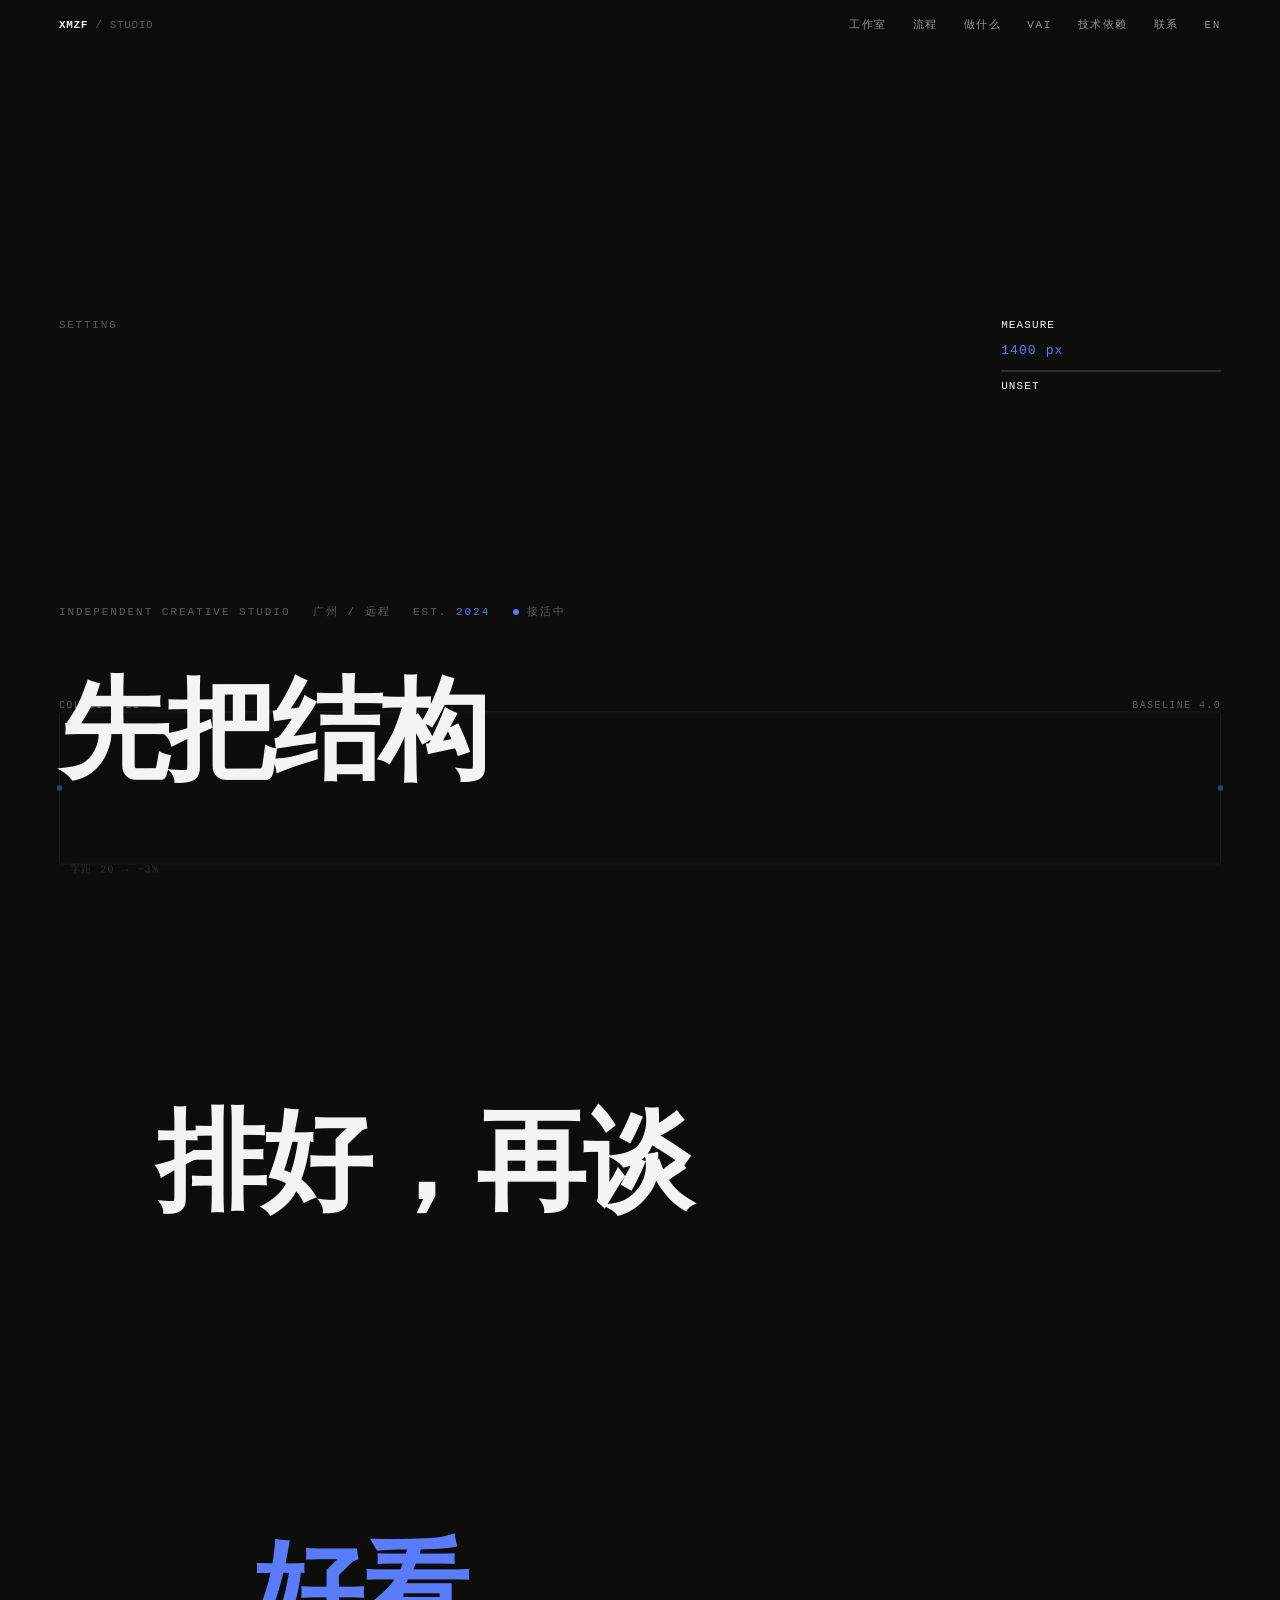
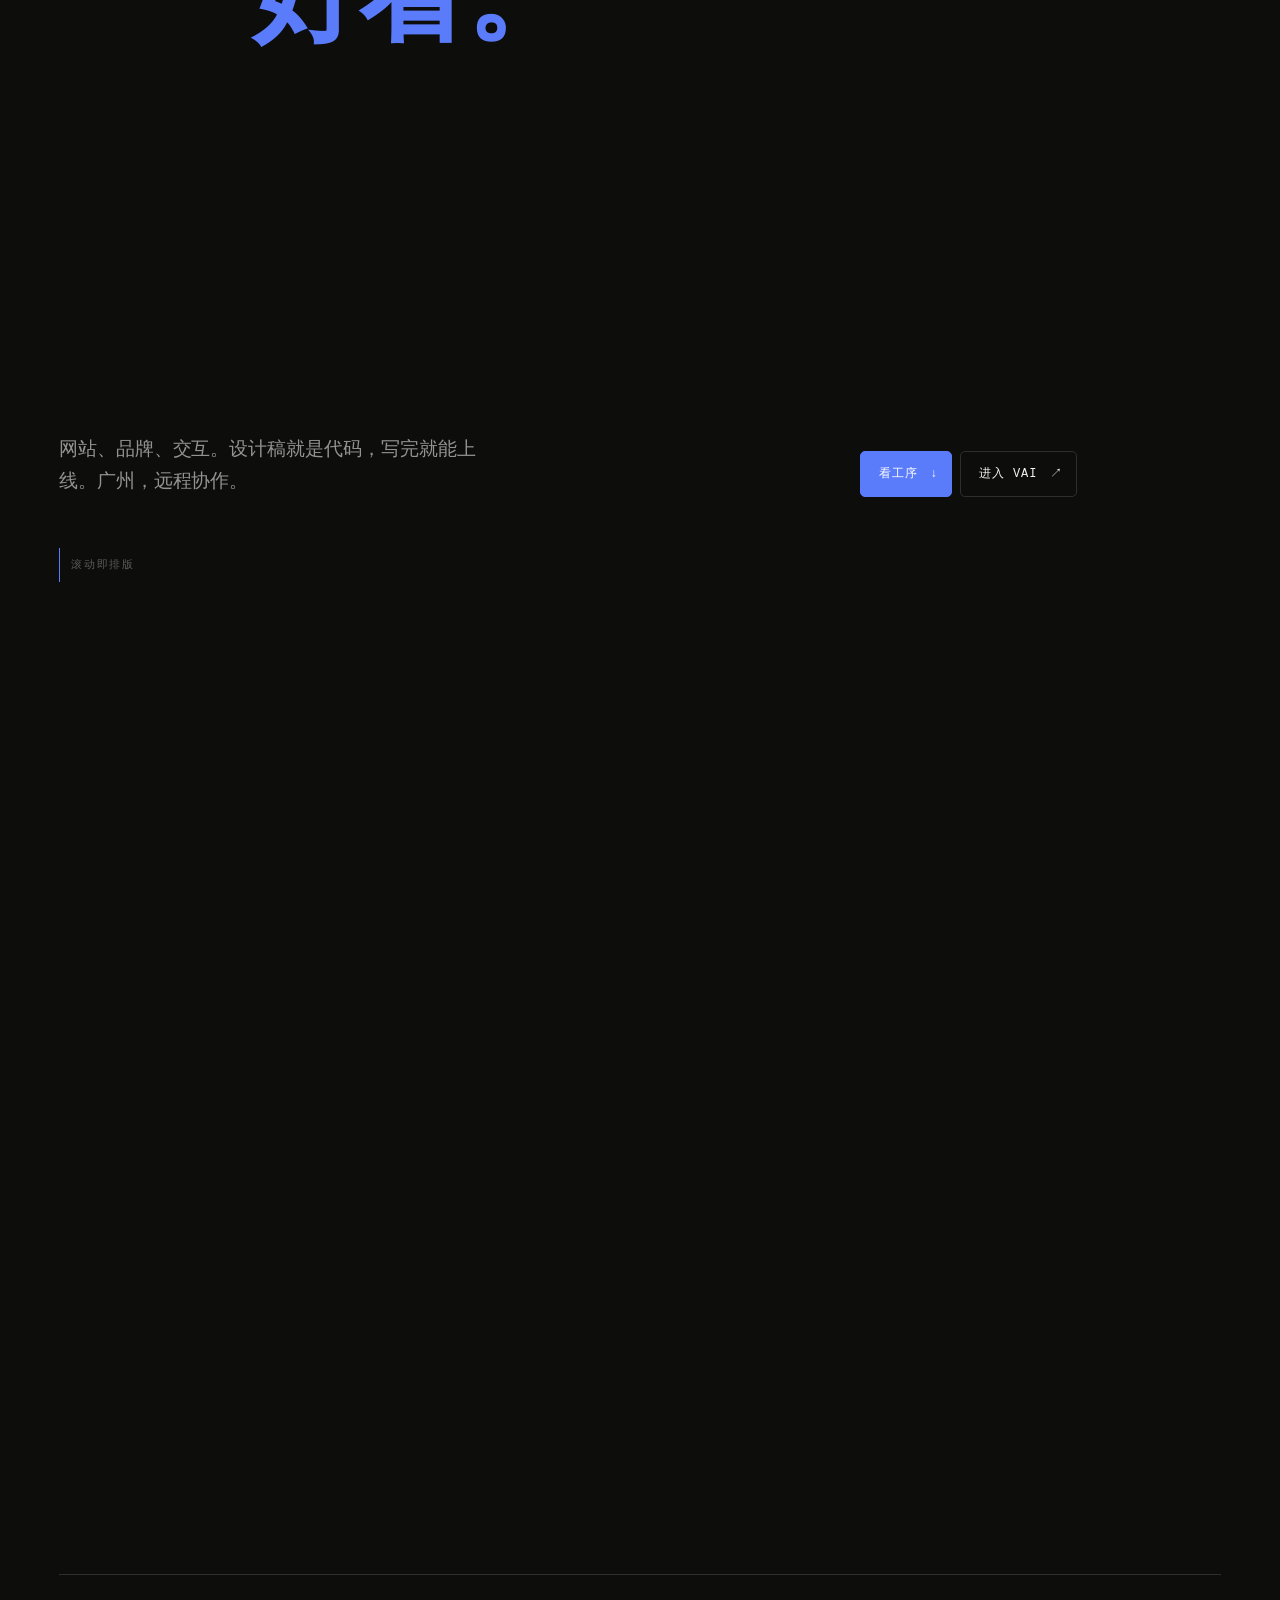
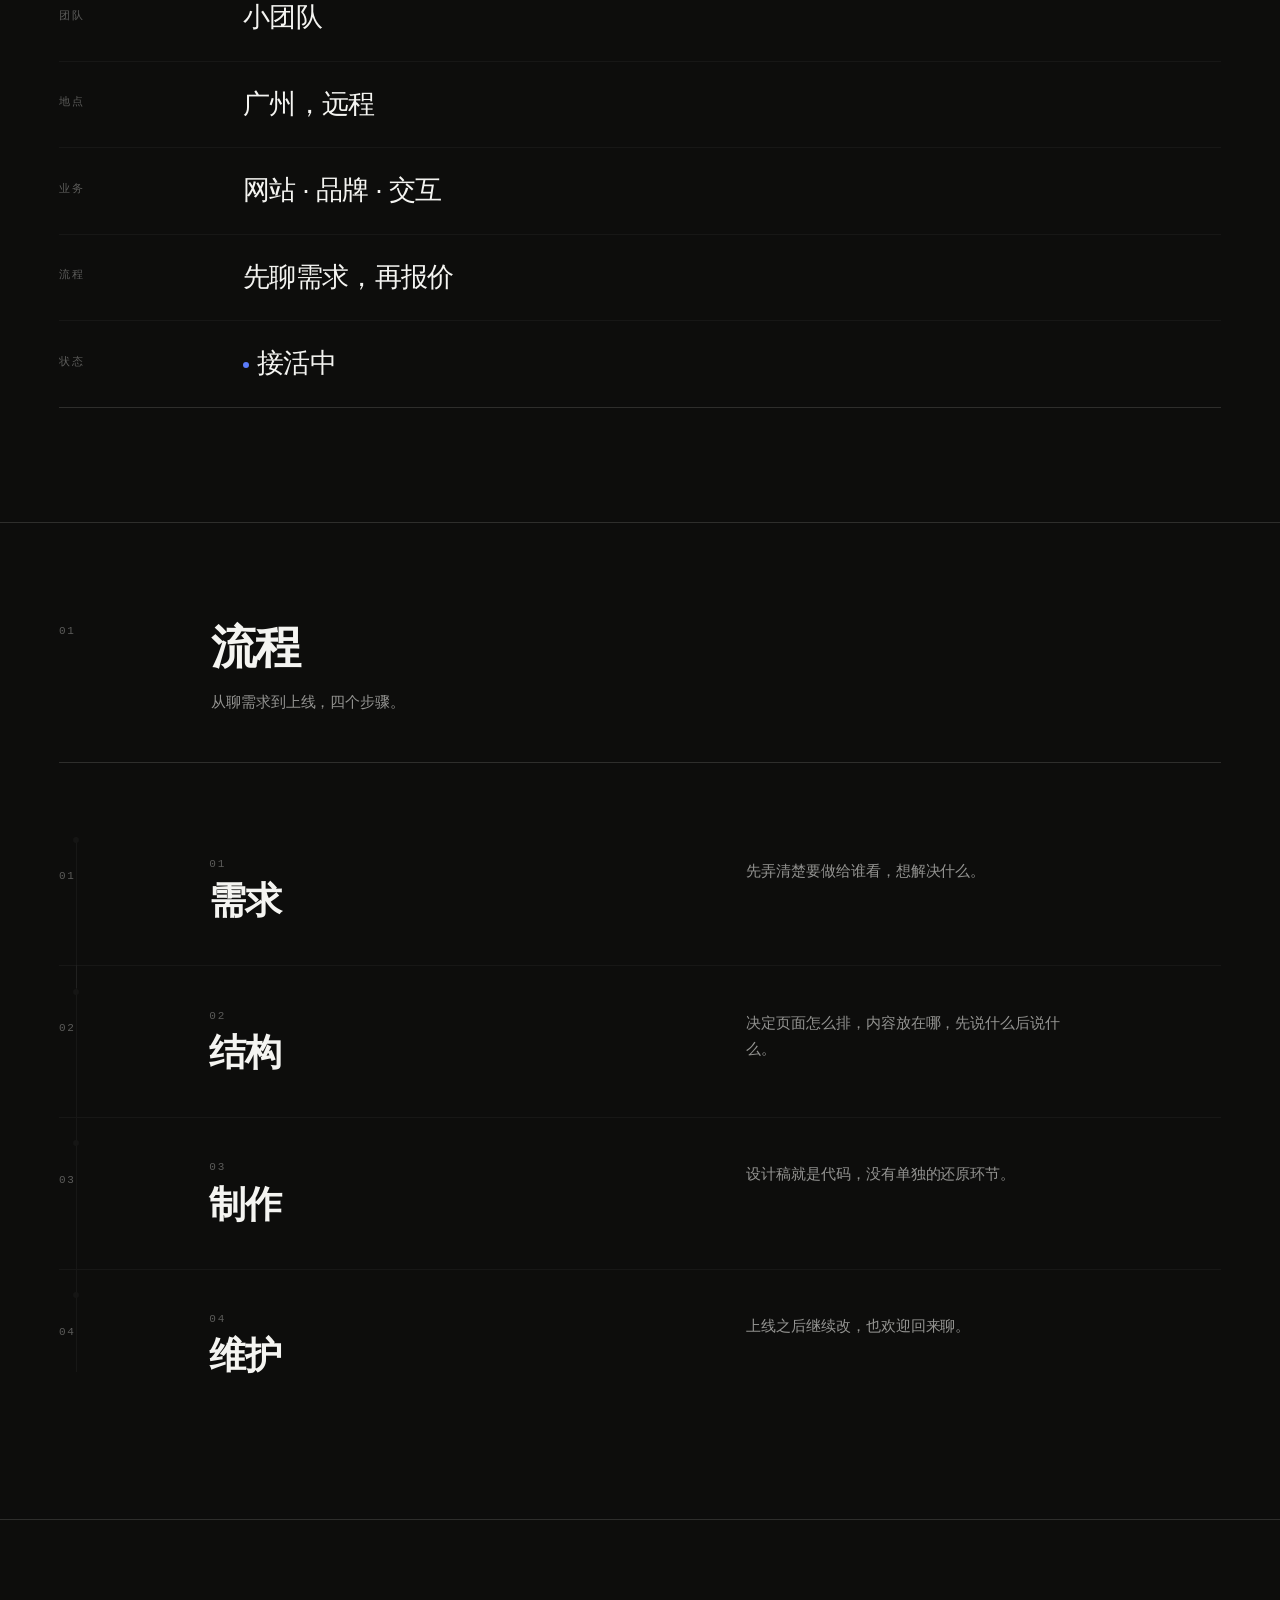
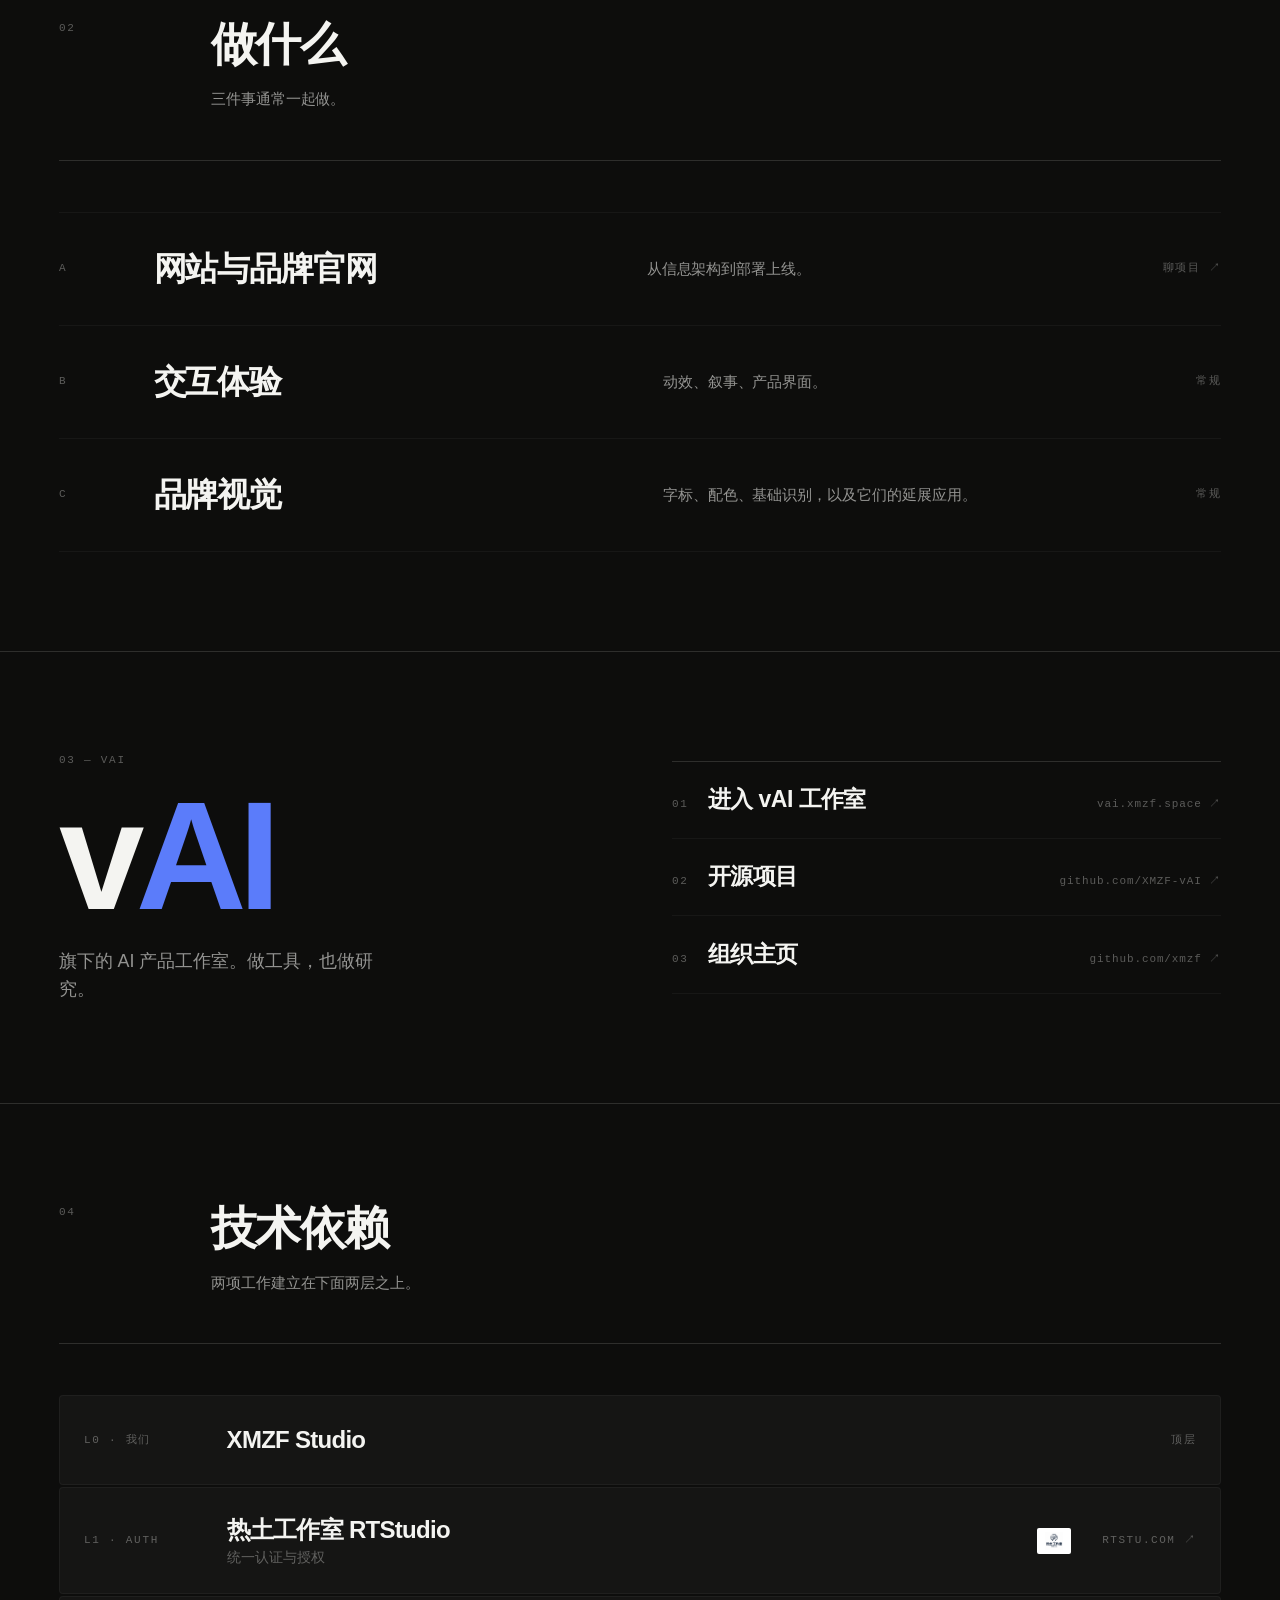
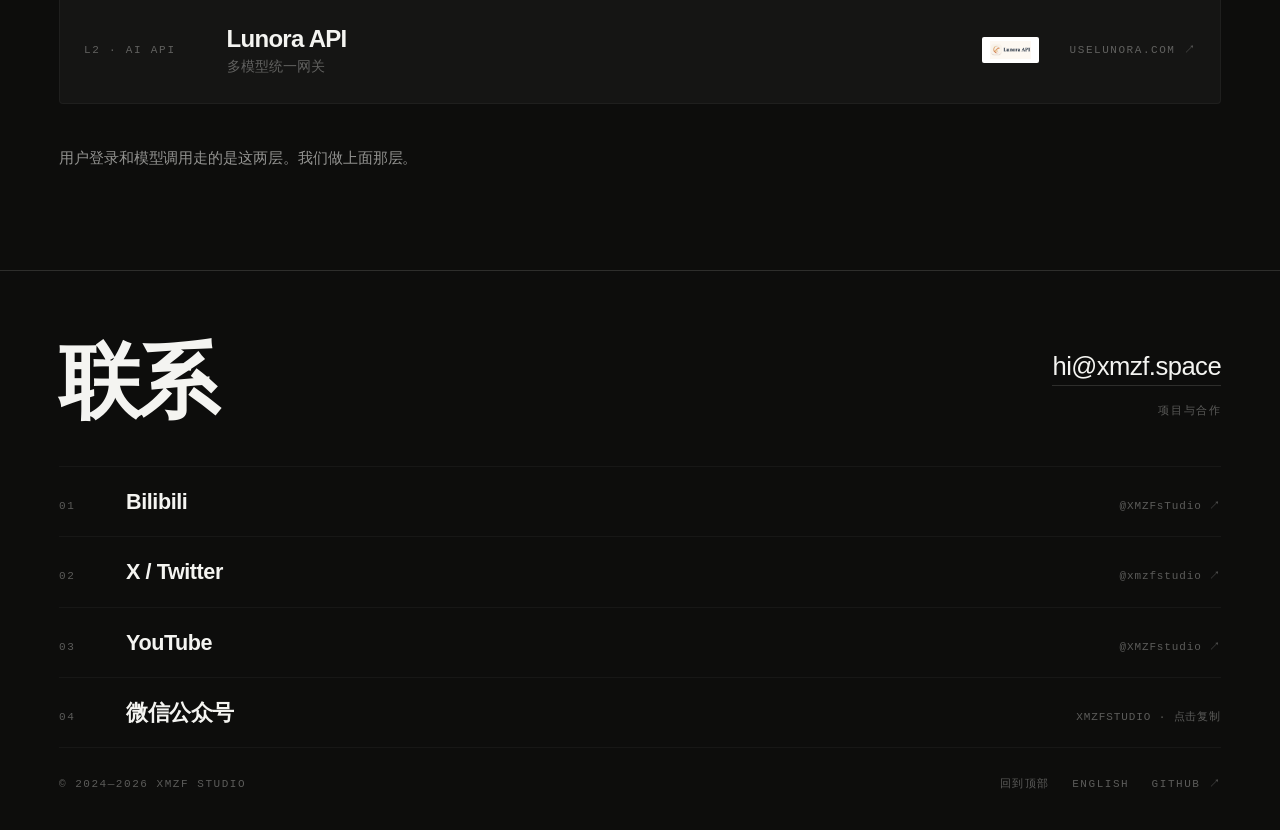
<file: index.html>
<!doctype html>
<html lang="zh-CN">
<head>
<meta charset="utf-8" />
<meta name="viewport" content="width=device-width, initial-scale=1, viewport-fit=cover" />
<meta name="theme-color" content="#0d0d0c" />
<title>XMZF Studio</title>
<meta name="description" content="XMZF Studio — 广州的独立创意工作室。定位、结构、制作、维护；以及一个 AI 产品工作室。" />
<link rel="canonical" href="https://xmzf.space/" />
<meta property="og:type" content="website" />
<meta property="og:url" content="https://xmzf.space/" />
<meta property="og:site_name" content="XMZF Studio" />
<meta property="og:title" content="XMZF Studio" />
<meta property="og:description" content="网站、品牌、交互。广州，远程。" />
<meta property="og:image" content="https://xmzf.space/og.png" />
<meta name="twitter:card" content="summary_large_image" />
<meta name="twitter:title" content="XMZF Studio" />
<meta name="twitter:description" content="网站、品牌、交互。广州，远程。" />
<link rel="icon" type="image/svg+xml" href="favicon.svg" />

<style>
/* ═══ 1 · TOKENS ═══════════════════════════════════════════════════════ */
:root{
  --ground:#0d0d0c;
  --ground-2:#151514;
  --paper:#f4f4f1;
  --fg:#f4f4f1;
  --fg-dim:rgba(244,244,241,.58);
  --fg-mute:rgba(244,244,241,.34);
  --rule:rgba(244,244,241,.14);
  --rule-soft:rgba(244,244,241,.045);
  --set:#5b7cfa;                 /* the one accent: "set" / locked */
  --set-lo:#2a3a72;

  --sans:-apple-system,"SF Pro Display","Inter","Helvetica Neue","PingFang SC","Hiragino Sans GB","Microsoft YaHei",sans-serif;
  --mono:ui-monospace,"SF Mono",SFMono-Regular,"JetBrains Mono",Menlo,monospace;

  --gut:clamp(20px,4.6vw,72px);
  --e:cubic-bezier(.16,1,.3,1);
  --q:cubic-bezier(.4,0,.2,1);
  --lock:620ms;
}
*,*::before,*::after{box-sizing:border-box}
html{-webkit-text-size-adjust:100%;background:var(--ground)}
body{
  margin:0;background:var(--ground);color:var(--fg);
  font-family:var(--sans);font-size:clamp(.9375rem,1.02vw,1.0625rem);
  line-height:1.72;letter-spacing:-.004em;
  -webkit-font-smoothing:antialiased;
}
a{color:inherit;text-decoration:none}
button{font:inherit;color:inherit;background:none;border:0;padding:0;cursor:pointer}
ul,ol{margin:0;padding:0;list-style:none}
h1,h2,h3,p{margin:0}
img{display:block;max-width:100%}
:focus-visible{outline:2px solid var(--set);outline-offset:4px}
::selection{background:var(--set);color:#fff}
.mono{font-family:var(--mono)}
.n{font-variant-numeric:tabular-nums}
.lbl{
  font-family:var(--mono);font-size:.6875rem;letter-spacing:.16em;
  text-transform:uppercase;color:var(--fg-mute);
}
.wrap{padding-inline:var(--gut)}
.skip{
  position:fixed;left:12px;top:12px;z-index:100;
  padding:.7rem 1rem;border-radius:5px;
  background:var(--set);color:#fff;font-size:.8125rem;font-weight:600;
  transform:translateY(-160%);transition:transform 260ms var(--e);
}
.skip:focus-visible{transform:none}

/* ═══ 2 · THE GRID ═════════════════════════════════════════════════════
   A design studio's real tool. It is invisible until you look, and it is
   what the whole page is set against. The same lines stay lit under every
   section below the hero — the hero did not decorate the page, it drew it. */
.grid-lines{
  position:fixed;inset:0;z-index:0;pointer-events:none;
  will-change:opacity;
  background-image:repeating-linear-gradient(
    to bottom, var(--rule-soft) 0 1px, transparent 1px 100%
  );
  background-size:100% clamp(96px,12vh,144px);
  opacity:0;transition:opacity 900ms var(--q);
}
.grid-lines.on{opacity:1}
.grid-cols{
  position:fixed;inset:0 var(--gut);z-index:0;pointer-events:none;
  display:grid;grid-template-columns:repeat(12,1fr);gap:var(--gut);
  opacity:0;transition:opacity 900ms var(--q);
}
.grid-cols.on{opacity:.55}
.grid-cols i{background:linear-gradient(to bottom,transparent,var(--rule-soft) 18%,var(--rule-soft) 82%,transparent)}
main,.hdr,.ftr{position:relative;z-index:1}

/* ═══ 3 · HEADER ══════════════════════════════════════════════════════ */
.hdr{
  position:fixed;inset:0 0 auto;z-index:60;
  display:flex;align-items:center;justify-content:space-between;gap:2rem;
  padding:16px var(--gut);
  font-family:var(--mono);font-size:.6875rem;letter-spacing:.15em;text-transform:uppercase;
  background:rgba(13,13,12,.72);backdrop-filter:blur(16px) saturate(1.3);
  border-bottom:1px solid transparent;
  transition:border-color var(--q) 340ms;
}
.hdr.solid{border-bottom-color:var(--rule)}
.hdr .brand{font-weight:700;letter-spacing:.06em}
.hdr .brand s{text-decoration:none;color:var(--fg-mute);font-weight:400}
.hdr nav{display:flex;gap:clamp(14px,2vw,30px);align-items:center}
.hdr nav a{color:var(--fg-dim);transition:color 180ms var(--q)}
.hdr nav a:hover,.hdr nav a:focus-visible{color:var(--fg)}
.hdr nav a[data-on]{color:var(--set)}
.burger{display:none;width:34px;height:34px;flex-direction:column;justify-content:center;gap:5px}
.burger i{display:block;height:1px;background:var(--fg);transition:transform 300ms var(--e)}
.burger[aria-expanded="true"] i:first-child{transform:translateY(3px) rotate(45deg)}
.burger[aria-expanded="true"] i:last-child{transform:translateY(-3px) rotate(-45deg)}

/* ═══ 4 · HERO — the page is set, not read ════════════════════════════
   340vh. Each word is its own scrub track: it arrives loose and skewed,
   tightens to its final tracking, straightens and locks. Scroll back up
   and it unlocks. The progress frame below shows the measure being set.  */
.hero{position:relative;padding-top:clamp(104px,15vh,168px);min-height:340vh}
.hero-flow{position:relative;z-index:3;margin-top:-100svh;padding-top:52svh;padding-bottom:16vh}
.hero-lede{
  font-family:var(--mono);font-size:.6875rem;letter-spacing:.18em;
  text-transform:uppercase;color:var(--fg-mute);
  display:flex;gap:1.4rem;flex-wrap:wrap;padding-bottom:clamp(28px,5vh,56px);
}
.hero-lede b{color:var(--set);font-weight:400}

.type{
  display:grid;
  font-size:clamp(2.6rem,8.6vw,7.6rem);
  line-height:1.02;letter-spacing:-.03em;font-weight:600;
}
.line{display:block;padding-block:.06em;margin-bottom:34vh}
/* the later lines hang off the column grid instead of all starting at 0 */
.line.b{padding-left:8.333%}
.line.c{padding-left:16.666%}

/* every word is its own track. Default = SET (the finished state), so a
   browser without scroll timelines renders the finished composition. */
.w{
  display:inline-block;white-space:pre;
  transform-origin:left bottom;
}
.t{color:var(--fg)}
.t.acc{color:var(--set)}
.t.dim{color:var(--fg-dim)}

@supports (animation-timeline:view()){
  .w{
    animation-name:set;
    animation-duration:1ms;              /* the timeline owns the length */
    animation-timing-function:linear;
    animation-fill-mode:both;
    animation-timeline:view();
  }
  /* One explicit window per word. Written out rather than computed: a range
     the parser rejects is silently dropped and every word sets at once. */
  .line.a .w:nth-child(1){animation-range:cover 0%   cover 26%}
  .line.a .w:nth-child(2){animation-range:cover 8%   cover 34%}
  .line.b .w:nth-child(1){animation-range:cover 16%  cover 42%}
  .line.b .w:nth-child(2){animation-range:cover 24%  cover 50%}
  .line.c .w:nth-child(1){animation-range:cover 32%  cover 58%}

  /* loose + skewed + low → tight + straight + locked */
  @keyframes set{
    from{opacity:.001;letter-spacing:.2em;transform:translateY(.2em) skewX(-11deg) scale(.88)}
    55% {letter-spacing:-.01em}
    to  {opacity:1;letter-spacing:-.03em;transform:none}
  }
}

/* ── the desk: the live grid the words are being set against ─────────── */
.desk{
  position:sticky;top:0;height:100svh;z-index:1;
  padding:clamp(150px,19vh,210px) 0 clamp(20px,3vh,32px);
  pointer-events:none;
}
.desk > .wrap{display:grid;grid-template-rows:auto 1fr;height:100%;min-height:0}
.desk-top{display:flex;justify-content:space-between;gap:2rem;align-items:baseline;padding-top:.6rem}
.readout{display:grid;gap:.32rem;font-family:var(--mono);font-size:.6875rem;letter-spacing:.1em}
.readout .v{color:var(--set);font-size:.8125rem}
.readout .bar{width:min(30vw,220px);height:2px;background:var(--rule);margin-top:.2rem;overflow:hidden}
.readout .bar i{display:block;height:100%;width:0;background:var(--set);transform-origin:left}

/* the composition frame — one rectangle, showing the measure being set */
.frame-box{position:relative;display:grid;place-items:center;padding-top:22vh}
.frame{
  position:absolute;left:0;right:0;top:64%;height:clamp(110px,17vh,190px);
  border:1px solid var(--rule);border-radius:3px;
  will-change:transform,opacity;
  transform:translateY(-50%);
}
.frame::before,.frame::after{
  content:"";position:absolute;top:50%;width:5px;height:5px;margin-top:-2.5px;
  background:var(--set);border-radius:1px;
}
.frame::before{left:-3px}
.frame::after{right:-3px}
.frame .fm{
  position:absolute;left:10px;bottom:-1.55em;
  font-family:var(--mono);font-size:.625rem;letter-spacing:.14em;
  color:var(--fg-mute);white-space:nowrap;
}
.frame-corner{
  position:absolute;font-family:var(--mono);font-size:.625rem;
  letter-spacing:.14em;color:var(--fg-mute);
}
.frame-corner.tl{left:0;top:calc(64% - clamp(110px,17vh,190px)/2 - 1.4em)}
.frame-corner.tr{right:0;text-align:right;top:calc(64% - clamp(110px,17vh,190px)/2 - 1.4em)}

.hero-close{
  display:grid;grid-template-columns:minmax(0,1.35fr) minmax(0,.65fr);
  gap:clamp(24px,4vw,64px);align-items:end;
  padding-top:clamp(40px,8vh,90px);padding-bottom:clamp(30px,6vh,70px);
}
.hero-close-lede{max-width:40ch;color:var(--fg-dim);font-size:clamp(1.05rem,1.5vw,1.3rem);line-height:1.66}
.hero-close-lede b{color:var(--fg);font-weight:600}
.hero-close .acts{align-self:end;justify-self:start}
.live{display:inline-flex;align-items:center;gap:.5rem}
.live::before{content:"";width:6px;height:6px;border-radius:50%;background:var(--set)}
.acts{display:flex;gap:8px;flex-wrap:wrap}
.act{
  display:inline-flex;align-items:center;gap:.8rem;
  padding:.72rem .8rem .72rem 1.1rem;border:1px solid var(--rule);border-radius:5px;
  font-family:var(--mono);font-size:.75rem;letter-spacing:.08em;text-transform:uppercase;
  transition:background 260ms var(--q),color 260ms var(--q),border-color 260ms var(--q);
}
.act i{font-style:normal;transition:transform 260ms var(--e)}
.act:hover{background:var(--fg);color:var(--ground);border-color:var(--fg)}
.act:hover i{transform:translate(3px,-3px)}
.act--on{background:var(--set);border-color:var(--set);color:#fff}
.act--on:hover{background:var(--fg);color:var(--ground);border-color:var(--fg)}

.scroll-cue{
  display:flex;align-items:center;gap:.7rem;
  font-family:var(--mono);font-size:.6875rem;letter-spacing:.16em;
  text-transform:uppercase;color:var(--fg-mute);
}
.scroll-cue i{display:block;width:1px;height:34px;background:var(--rule);position:relative;overflow:hidden}
.scroll-cue i::after{
  content:"";position:absolute;inset:0;background:var(--set);
  animation:cue 2.1s var(--q) infinite;
}
@keyframes cue{0%{transform:translateY(-100%)}60%,100%{transform:translateY(100%)}}

/* ═══ 5 · SPEC — who we are, as fields ═══════════════════════════════ */
.spec{border-top:1px solid var(--rule);border-bottom:1px solid var(--rule)}
.spec-row{
  display:grid;grid-template-columns:minmax(0,10rem) minmax(0,1fr);gap:1.5rem;
  padding:clamp(18px,2.2vw,26px) 0;border-bottom:1px solid var(--rule-soft);
}
.spec-row:last-child{border-bottom:0}
.spec-row dt{font-family:var(--mono);font-size:.6875rem;letter-spacing:.16em;text-transform:uppercase;color:var(--fg-mute);padding-top:.35rem}
.spec-row dd{margin:0;font-size:clamp(1.15rem,2.1vw,1.7rem);letter-spacing:-.025em;line-height:1.25;font-weight:500}
.spec-row dd em{font-style:normal;color:var(--set)}
.dot{display:inline-block;width:6px;height:6px;border-radius:50%;background:var(--set);margin-right:.5rem;vertical-align:middle}

/* ═══ 6 · PROCESS — four stages, chained ══════════════════════════════ */
.sec{padding-block:clamp(72px,11vh,152px)}
.sec + .sec{border-top:1px solid var(--rule)}
.sec-head{
  display:grid;grid-template-columns:minmax(0,8rem) minmax(0,1fr);gap:1.5rem;
  padding-bottom:clamp(28px,4vw,48px);margin-bottom:clamp(28px,4vw,52px);
  border-bottom:1px solid var(--rule);
}
.sec-head h2{font-size:clamp(1.6rem,3.6vw,2.9rem);letter-spacing:-.035em;font-weight:600;line-height:1.1}
.sec-head p{margin-top:1rem;max-width:46ch;color:var(--fg-dim);line-height:1.7}
.stage{
  position:relative;display:grid;
  grid-template-columns:minmax(0,7rem) minmax(0,1.05fr) minmax(0,1fr);
  gap:clamp(16px,3vw,44px);align-items:start;
  padding:clamp(24px,3.4vw,46px) 0;border-bottom:1px solid var(--rule-soft);
  transition:padding-inline 380ms var(--e),background 380ms var(--q);
}
.stage:last-child{border-bottom:0}
.stage::before{content:"";position:absolute;left:1.05rem;top:0;width:1px;height:100%;background:var(--rule-soft)}
.chain > .stage:first-child::before{top:1.4rem}
.chain > .stage:last-child::before{height:calc(100% - 3rem)}
.stage::after{
  content:"";position:absolute;left:calc(1.05rem - 2.5px);top:1.4rem;
  width:6px;height:6px;border-radius:50%;background:var(--ground-2);
  transition:background 380ms var(--q),transform 380ms var(--e);
}
.stage:hover{padding-inline:1rem 0;background:rgba(244,244,241,.02)}
.stage:hover::after{background:var(--set);transform:scale(1.7)}
.stage-i{font-family:var(--mono);font-size:.6875rem;letter-spacing:.16em;color:var(--fg-mute);padding-top:.6rem}
.stage h3{font-size:clamp(1.4rem,2.9vw,2.3rem);letter-spacing:-.035em;line-height:1.1;font-weight:600}
.stage h3 small{
  display:block;font-family:var(--mono);font-size:.6875rem;letter-spacing:.16em;
  color:var(--fg-mute);font-weight:400;margin-bottom:.7rem;text-transform:uppercase;
}
.stage-b{color:var(--fg-dim);line-height:1.75;max-width:38ch}
.stage-b dl{margin-top:1.3rem;display:grid;gap:.45rem;padding-top:1rem;border-top:1px solid var(--rule-soft)}
.stage-b dl > div{display:flex;justify-content:space-between;gap:1.2rem;font-family:var(--mono);font-size:.6875rem;letter-spacing:.1em}
.stage-b dt{color:var(--fg-mute);text-transform:uppercase}
.stage-b dd{margin:0;color:var(--fg)}

/* ═══ 7 · WORK — lanes, each saying something different on hover ══════ */
.lane{
  position:relative;display:grid;
  grid-template-columns:minmax(0,4rem) minmax(0,1fr) minmax(0,1.05fr) auto;
  gap:clamp(14px,2.4vw,36px);align-items:center;
  padding:clamp(22px,3vw,38px) 0;border-bottom:1px solid var(--rule-soft);
  isolation:isolate;transition:padding-inline 380ms var(--e);
}
.lane:first-of-type{border-top:1px solid var(--rule-soft)}
.lane::before{
  content:"";position:absolute;inset:0;z-index:-1;background:var(--fg);
  transform:scaleY(0);transform-origin:bottom;transition:transform 480ms var(--e);
}
.lane:hover{padding-inline:1.2rem;color:var(--ground)}
.lane:hover::before{transform:scaleY(1)}
.lane:hover p,.lane:hover .lane-i{color:rgba(13,13,12,.66)}
.lane:hover .lane-x{color:var(--set);transform:translateX(5px)}
.lane-i{font-family:var(--mono);font-size:.6875rem;letter-spacing:.16em;color:var(--fg-mute)}
.lane h3{font-size:clamp(1.3rem,2.6vw,2.1rem);letter-spacing:-.035em;line-height:1.08;font-weight:600}
.lane p{color:var(--fg-dim);line-height:1.7;max-width:40ch}
.lane-x{
  font-family:var(--mono);font-size:.6875rem;letter-spacing:.14em;text-transform:uppercase;
  color:var(--fg-mute);white-space:nowrap;transition:color 380ms var(--q),transform 380ms var(--e);
}

/* ═══ 8 · vAI ═════════════════════════════════════════════════════════ */
.vai{display:grid;grid-template-columns:minmax(0,1fr) minmax(0,1fr);gap:clamp(28px,5vw,84px);align-items:center}
.vai-mark{font-size:clamp(3.6rem,12vw,10rem);line-height:.84;letter-spacing:-.055em;font-weight:700}
.vai-mark em{font-style:normal;color:var(--set)}
.vai .lede{margin-top:1.6rem;max-width:32ch;color:var(--fg-dim);font-size:clamp(1rem,1.4vw,1.2rem);line-height:1.6}
.links{border-top:1px solid var(--rule)}
.links a{
  display:grid;grid-template-columns:auto minmax(0,1fr) auto;gap:1.2rem;align-items:baseline;
  padding:1.15rem 0;border-bottom:1px solid var(--rule-soft);
  transition:padding-inline 380ms var(--e),color 260ms var(--q);
}
.links a:hover{padding-inline:1rem 0;color:var(--set)}
.links .k{font-family:var(--mono);font-size:.6875rem;letter-spacing:.16em;color:var(--fg-mute)}
.links b{font-size:clamp(1.05rem,1.8vw,1.45rem);font-weight:600;letter-spacing:-.025em}
.links .u{font-family:var(--mono);font-size:.6875rem;color:var(--fg-mute);letter-spacing:.08em}

/* ═══ 9 · DEPENDENCY ══════════════════════════════════════════════════ */
.dep{display:grid;gap:2px}
.dep-row{
  display:grid;grid-template-columns:minmax(0,7rem) minmax(0,1fr) auto auto;
  gap:clamp(14px,2.4vw,32px);align-items:center;
  padding:clamp(18px,2.4vw,28px) clamp(16px,2vw,24px);
  background:var(--ground-2);border:1px solid var(--rule-soft);border-radius:4px;
  transition:background 320ms var(--q),border-color 320ms var(--q);
}
.dep-row:hover{background:var(--fg);border-color:var(--fg);color:var(--ground)}
.dep-row:hover .dep-k,.dep-row:hover .dep-name small,.dep-row:hover .dep-go{color:rgba(13,13,12,.6)}
.dep-row:hover .dep-go{color:var(--set-lo)}
.dep-k{font-family:var(--mono);font-size:.6875rem;letter-spacing:.16em;color:var(--fg-mute)}
.dep-name{font-size:clamp(1.05rem,2vw,1.5rem);font-weight:600;letter-spacing:-.03em;line-height:1.15}
.dep-name small{display:block;font-size:.6em;font-weight:400;color:var(--fg-mute);letter-spacing:0;margin-top:.35em}
.dep-logo{height:32px;display:flex;align-items:center}
.dep-logo img{max-height:26px;width:auto;background:#fff;padding:4px 8px;border-radius:2px}
.dep-go{
  font-family:var(--mono);font-size:.6875rem;letter-spacing:.14em;text-transform:uppercase;
  color:var(--fg-mute);display:flex;align-items:center;gap:.6rem;white-space:nowrap;
  transition:color 320ms var(--q);
}
.dep-note{margin-top:clamp(24px,3.4vw,40px);color:var(--fg-dim);line-height:1.8;max-width:58ch}

/* ═══ 10 · FOOTER ═════════════════════════════════════════════════════ */
.ftr{border-top:1px solid var(--rule);padding-block:clamp(56px,8vh,96px) clamp(28px,4vh,40px)}
.ftr-top{display:grid;grid-template-columns:minmax(0,1fr) auto;gap:2.5rem;align-items:end;padding-bottom:clamp(36px,5vh,60px)}
.ftr h2{font-size:clamp(2.2rem,6.4vw,5.4rem);line-height:.96;letter-spacing:-.045em;font-weight:600}
.ftr h2 em{font-style:normal;color:var(--set)}
.ftr-mail{text-align:right}
.ftr-mail a{
  font-size:clamp(1rem,2.1vw,1.6rem);letter-spacing:-.02em;
  border-bottom:1px solid var(--rule);padding-bottom:.3rem;
  transition:color 300ms var(--q),border-color 300ms var(--q);
}
.ftr-mail a:hover{color:var(--set);border-color:var(--set)}
.ftr-mail p{margin-top:.9rem;font-family:var(--mono);font-size:.6875rem;letter-spacing:.14em;text-transform:uppercase;color:var(--fg-mute)}
.ftr-list{border-top:1px solid var(--rule-soft)}
.ftr-list a,.ftr-list button{
  display:grid;grid-template-columns:minmax(0,3rem) minmax(0,1fr) auto;gap:1.2rem;
  align-items:baseline;width:100%;text-align:left;
  padding:1rem 0;border-bottom:1px solid var(--rule-soft);
  transition:padding-inline 380ms var(--e),color 260ms var(--q);
}
.ftr-list a:hover,.ftr-list button:hover{padding-inline:1rem 0;color:var(--set)}
.ftr-list .k{font-family:var(--mono);font-size:.6875rem;letter-spacing:.16em;color:var(--fg-mute)}
.ftr-list b{font-size:clamp(1rem,1.7vw,1.35rem);font-weight:600;letter-spacing:-.02em}
.ftr-list .u{font-family:var(--mono);font-size:.6875rem;color:var(--fg-mute);letter-spacing:.08em}
.ftr-bar{
  display:flex;flex-wrap:wrap;justify-content:space-between;gap:1.2rem;
  padding-top:clamp(20px,3vh,32px);
  font-family:var(--mono);font-size:.6875rem;letter-spacing:.14em;text-transform:uppercase;color:var(--fg-mute);
}
.ftr-bar nav{display:flex;gap:1.4rem;flex-wrap:wrap}
.ftr-bar a:hover{color:var(--fg)}


/* ═══ 12 · THE SCHEDULE ════════════════════════════════════════════════
   B4: the hero is not the whole budget. B2: and no two sections may arrive
   the same way. Each band below owns ONE mechanism, taken from what it is
   actually describing, and every one of them is driven by the wheel — so
   reversing the scroll plays them backwards for free.

   Base CSS is always the FINISHED state; the motion lives inside @supports,
   so a browser without scroll timelines renders the composition, not a
   blank page.                                                      */
@supports (animation-timeline:view()){
  /* ── 01 PROCESS · the chain line is drawn as you descend it ─────────── */
  .chain{position:relative}
  .chain::before{
    content:"";position:absolute;left:1.05rem;top:1.4rem;bottom:1.4rem;width:1px;
    background:var(--set);transform-origin:top;transform:scaleY(0);
    animation-name:draw-line;animation-duration:1ms;animation-timing-function:linear;
    animation-fill-mode:both;animation-timeline:view();
    animation-range:cover 4% cover 62%;
  }
  @keyframes draw-line{to{transform:scaleY(1)}}

  /* each stage ignites when the line reaches it — the dot is the payload */
  .stage::after{
    animation-name:node;animation-duration:1ms;animation-timing-function:linear;
    animation-fill-mode:both;animation-timeline:view();
  }
  .chain > .stage:nth-child(1)::after{animation-range:cover 4%  cover 14%}
  .chain > .stage:nth-child(2)::after{animation-range:cover 22% cover 32%}
  .chain > .stage:nth-child(3)::after{animation-range:cover 40% cover 50%}
  .chain > .stage:nth-child(4)::after{animation-range:cover 58% cover 68%}
  @keyframes node{
    from{background:var(--ground-2);transform:scale(1)}
    to  {background:var(--set);transform:scale(1.7)}
  }

  /* ── 02 WORK · each lane's rule is ruled across, left to right ─────── */
  .lane::after{
    content:"";position:absolute;left:0;right:0;bottom:-1px;height:1px;
    background:var(--set);transform-origin:left;transform:scaleX(0);
    animation-name:rule;animation-duration:1ms;animation-timing-function:linear;
    animation-fill-mode:both;animation-timeline:view();
  }
  .lane:nth-of-type(1)::after{animation-range:cover 2% cover 26%}
  .lane:nth-of-type(2)::after{animation-range:cover 10% cover 34%}
  .lane:nth-of-type(3)::after{animation-range:cover 18% cover 42%}
  @keyframes rule{to{transform:scaleX(1)}}

  /* the label slides out of its column as the row settles */
  .lane h3{
    animation-name:seat;animation-duration:1ms;animation-timing-function:linear;
    animation-fill-mode:both;animation-timeline:view();
  }
  .lane:nth-of-type(1) h3{animation-range:cover 0%  cover 22%}
  .lane:nth-of-type(2) h3{animation-range:cover 8%  cover 30%}
  .lane:nth-of-type(3) h3{animation-range:cover 16% cover 38%}
  @keyframes seat{
    from{opacity:.001;transform:translateX(-18px)}
    to  {opacity:1;transform:none}
  }

  /* ── 03 vAI · the mark itself gets set — same mechanic, smaller ───── */
  .vai-mark{
    animation-name:mark-set;animation-duration:1ms;animation-timing-function:linear;
    animation-fill-mode:both;animation-timeline:view();
    animation-range:cover 2% cover 46%;
  }
  @keyframes mark-set{
    from{opacity:.001;letter-spacing:.24em;transform:translateY(10px)}
    to  {opacity:1;letter-spacing:-.055em;transform:none}
  }
  .links a{
    animation-name:row-in;animation-duration:1ms;animation-timing-function:linear;
    animation-fill-mode:both;animation-timeline:view();
  }
  .links a:nth-child(1){animation-range:cover 12% cover 34%}
  .links a:nth-child(2){animation-range:cover 18% cover 40%}
  .links a:nth-child(3){animation-range:cover 24% cover 46%}
  @keyframes row-in{
    from{opacity:.001;transform:translateX(-12px)}
    to  {opacity:1;transform:none}
  }

  /* ── 04 STACK · the layers actually stack: bottom first, us last ───── */
  .dep-row{
    animation-name:settle;animation-duration:1ms;animation-timing-function:linear;
    animation-fill-mode:both;animation-timeline:view();
  }
  .dep-row:nth-child(1){animation-range:cover 6%  cover 30%}
  .dep-row:nth-child(2){animation-range:cover 14% cover 38%}
  .dep-row:nth-child(3){animation-range:cover 22% cover 46%}
  @keyframes settle{
    from{opacity:.001;transform:translateY(46px)}
    to  {opacity:1;transform:none}
  }

  /* ── 00 STUDIO · the spec fields fill in, one value at a time ──────── */
  .spec-row dd{
    animation-name:fill;animation-duration:1ms;animation-timing-function:linear;
    animation-fill-mode:both;animation-timeline:view();
  }
  .spec-row:nth-child(1) dd{animation-range:cover 2%  cover 24%}
  .spec-row:nth-child(2) dd{animation-range:cover 8%  cover 30%}
  .spec-row:nth-child(3) dd{animation-range:cover 14% cover 36%}
  .spec-row:nth-child(4) dd{animation-range:cover 20% cover 42%}
  .spec-row:nth-child(5) dd{animation-range:cover 26% cover 48%}
  @keyframes fill{
    from{opacity:.001;clip-path:inset(0 100% 0 0)}
    to  {opacity:1;clip-path:inset(0 0 0 0)}
  }

  /* ── section heads · a rule draws under them as they take the floor ── */
  .sec-head{
    animation-name:head;animation-duration:1ms;animation-timing-function:linear;
    animation-fill-mode:both;animation-timeline:view();
    animation-range:cover 0% cover 18%;
  }
  @keyframes head{
    from{opacity:.001;transform:translateY(12px)}
    to  {opacity:1;transform:none}
  }
}

/* ═══ 11 · MOTION — the scroll budget is a schedule, not a firework ═══
   Arrivals below the hero are the second and third set-piece only. Everything
   else is already on screen. Nothing here controls visibility: if the clock
   stalls or the observer misfires, the page is still readable.             */
@keyframes lift{from{opacity:.001;transform:translateY(20px)}to{opacity:1;transform:none}}
.js .lift{animation:lift 700ms var(--e) both}
.js [data-d]{animation-delay:var(--d)}

/* the pointer-driven frame — handfeel §7: 1-exp(-k·dt), no spring, no
   correction after the filter. It arrives and stops.                     */

@media (max-width:900px){
  .hdr nav{
    position:fixed;inset:0;display:flex;flex-direction:column;
    align-items:flex-start;justify-content:center;gap:1rem;
    padding:0 8vw;background:var(--ground);font-size:1.35rem;
    letter-spacing:0;text-transform:none;
    clip-path:inset(0 0 100% 0);transition:clip-path 440ms var(--e);
  }
  .hdr nav.open{clip-path:inset(0 0 0 0)}
  .burger{display:flex;z-index:2}
  .grid-cols{display:none}
  .line.b,.line.c{padding-left:0}
  .desk-bot{grid-template-columns:1fr;gap:1.6rem}
  .readout{display:none}
  .stage{grid-template-columns:minmax(0,3rem) minmax(0,1fr);gap:1.2rem}
  .stage-b{grid-column:2}
  .stage::before{left:.7rem}
  .stage::after{left:calc(.7rem - 2.5px)}
  .lane{grid-template-columns:minmax(0,2.6rem) minmax(0,1fr);gap:1.2rem;align-items:start}
  .lane p,.lane-x{grid-column:2}
  .vai{grid-template-columns:1fr;gap:2.6rem}
  .dep-row{grid-template-columns:1fr;gap:.8rem}
  .ftr-top{grid-template-columns:1fr;gap:1.8rem;align-items:start}
  .ftr-mail{text-align:left}
  .frame-corner{display:none}
}
@media (prefers-reduced-motion:reduce){
  *,*::before,*::after{
    animation-duration:.01ms!important;animation-iteration-count:1!important;
    transition-duration:.01ms!important;scroll-behavior:auto!important;
  }
  .scroll-cue i::after{animation:none;transform:translateY(0)}
  .grid-lines,.grid-cols{opacity:1}
}
</style>
</head>
<body>
<a class="skip" href="#main">跳到主要内容</a>

<div class="grid-lines" id="gLines" aria-hidden="true"></div>
<div class="grid-cols" aria-hidden="true"><i></i><i></i><i></i><i></i><i></i><i></i><i></i><i></i><i></i><i></i><i></i><i></i></div>

<header class="hdr" id="hdr">
  <a class="brand" href="#top">XMZF<s> / STUDIO</s></a>
  <button class="burger" id="burger" aria-label="菜单" aria-expanded="false" aria-controls="nav"><i></i><i></i></button>
  <nav id="nav" aria-label="主导航">
    <a href="#studio">工作室</a>
    <a href="#process">流程</a>
    <a href="#work">做什么</a>
    <a href="#vai">vAI</a>
    <a href="#stack">技术依赖</a>
    <a href="#connect">联系</a>
    <a href="index-en.html">EN</a>
  </nav>
</header>

<main id="main">

<!-- ══ HERO — 340vh. Every word is scrubbed by the wheel. ═════════════ -->
<section class="hero" id="top">
  <!-- the desk is a SPARSE layer: measure, frame, corner labels. No prose —
       prose in a sticky layer sits exactly where the type has to travel. -->
  <div class="desk" aria-hidden="true">
    <div class="wrap">
      <div class="desk-top">
        <p class="lbl">Setting</p>
        <div class="readout" id="readout">
          <span>MEASURE</span><span class="v n" id="rMeasure">—</span>
          <span class="bar"><i id="rBar"></i></span>
          <span id="rState">UNSET</span>
        </div>
      </div>
      <div class="frame-box">
        <p class="frame-corner tl n" id="cornerTL">COL 01 — 12</p>
        <p class="frame-corner tr n">BASELINE 4.0</p>
        <div class="frame" id="frame"><span class="fm n" id="fMsg">等待排版…</span></div>
      </div>
    </div>
  </div>

  <div class="hero-flow">
    <div class="wrap">
      <p class="hero-lede">
        <span>Independent creative studio</span>
        <span>广州 / 远程</span>
        <span>Est. <b class="n">2024</b></span>
        <span class="live">接活中</span>
      </p>

      <h1 class="type" aria-label="先把结构排好，再谈好看"><span class="line a"><span class="w t">先把</span><span class="w t">结构</span></span><span class="line b"><span class="w t">排好，</span><span class="w t">再谈</span></span><span class="line c"><span class="w t acc">好看。</span></span></h1>

      <div class="hero-close">
        <p class="hero-close-lede">网站、品牌、交互。设计稿就是代码，写完就能上线。广州，远程协作。</p>
        <div class="acts">
          <a class="act act--on" href="#process">看工序 <i aria-hidden="true">↓</i></a>
          <a class="act" href="https://vai.xmzf.space" target="_blank" rel="noopener noreferrer">进入 vAI <i aria-hidden="true">↗</i></a>
        </div>
        <p class="scroll-cue"><i aria-hidden="true"></i> 滚动即排版</p>
      </div>
    </div>
  </div>
</section>

<!-- ══ STUDIO — as fields, not as adjectives ═════════════════════════ -->
<section class="sec wrap" id="studio">
  <dl class="spec lift">
    <div class="spec-row"><dt>团队</dt><dd>小团队</dd></div>
    <div class="spec-row"><dt>地点</dt><dd>广州，远程</dd></div>
    <div class="spec-row"><dt>业务</dt><dd>网站 · 品牌 · 交互</dd></div>
    <div class="spec-row"><dt>流程</dt><dd>先聊需求，再报价</dd></div>
    <div class="spec-row"><dt>状态</dt><dd><span class="dot"></span>接活中</dd></div>
  </dl>
</section>

<!-- ══ PROCESS — the actual sequence ══════════════════════════════════ -->
<section class="sec wrap" id="process">
  <div class="sec-head lift">
    <span class="lbl n">01</span>
    <div>
      <h2>流程</h2>
      <p>从聊需求到上线，四个步骤。</p>
    </div>
  </div>

  <div class="chain">
    <article class="stage lift">
      <span class="stage-i n">01</span>
      <h3><small>01</small>需求</h3>
      <div class="stage-b">
        <p>先弄清楚要做给谁看，想解决什么。</p>
        
      </div>
    </article>

    <article class="stage lift" data-d="70ms">
      <span class="stage-i n">02</span>
      <h3><small>02</small>结构</h3>
      <div class="stage-b">
        <p>决定页面怎么排，内容放在哪，先说什么后说什么。</p>
        
      </div>
    </article>

    <article class="stage lift" data-d="140ms">
      <span class="stage-i n">03</span>
      <h3><small>03</small>制作</h3>
      <div class="stage-b">
        <p>设计稿就是代码，没有单独的还原环节。</p>
        
      </div>
    </article>

    <article class="stage lift" data-d="210ms">
      <span class="stage-i n">04</span>
      <h3><small>04</small>维护</h3>
      <div class="stage-b">
        <p>上线之后继续改，也欢迎回来聊。</p>
        
      </div>
    </article>
  </div>

</section>

<!-- ══ WORK ═══════════════════════════════════════════════════════════ -->
<section class="sec" id="work">
  <div class="wrap">
    <div class="sec-head lift">
      <span class="lbl n">02</span>
      <div>
        <h2>做什么</h2>
        <p>三件事通常一起做。</p>
      </div>
    </div>

    <a class="lane lift" href="#connect">
      <span class="lane-i n">A</span>
      <h3>网站与品牌官网</h3>
      <p>从信息架构到部署上线。</p>
      <span class="lane-x">聊项目 ↗</span>
    </a>
    <div class="lane lift" data-d="80ms">
      <span class="lane-i n">B</span>
      <h3>交互体验</h3>
      <p>动效、叙事、产品界面。</p>
      <span class="lane-x">常规</span>
    </div>
    <div class="lane lift" data-d="160ms">
      <span class="lane-i n">C</span>
      <h3>品牌视觉</h3>
      <p>字标、配色、基础识别，以及它们的延展应用。</p>
      <span class="lane-x">常规</span>
    </div>
  </div>
</section>

<!-- ══ vAI ════════════════════════════════════════════════════════════ -->
<section class="sec wrap" id="vai">
  <div class="vai">
    <div class="lift">
      <p class="lbl" style="margin-bottom:1.4rem">03 — vAI</p>
      <p class="vai-mark" aria-hidden="true">v<em>AI</em></p>
      <p class="lede">旗下的 AI 产品工作室。做工具，也做研究。</p>
    </div>
    <div class="lift" data-d="90ms">
      <div class="links">
        <a href="https://vai.xmzf.space" target="_blank" rel="noopener noreferrer"><span class="k">01</span><b>进入 vAI 工作室</b><span class="u">vai.xmzf.space ↗</span></a>
        <a href="https://github.com/XMZF-vAI" target="_blank" rel="noopener noreferrer"><span class="k">02</span><b>开源项目</b><span class="u">github.com/XMZF-vAI ↗</span></a>
        <a href="https://github.com/xmzf" target="_blank" rel="noopener noreferrer"><span class="k">03</span><b>组织主页</b><span class="u">github.com/xmzf ↗</span></a>
      </div>
    </div>
  </div>
</section>

<!-- ══ STACK ══════════════════════════════════════════════════════════ -->
<section class="sec" id="stack">
  <div class="wrap">
    <div class="sec-head lift">
      <span class="lbl n">04</span>
      <div>
        <h2>技术依赖</h2>
        <p>两项工作建立在下面两层之上。</p>
      </div>
    </div>

    <div class="dep">
      <div class="dep-row lift">
        <span class="dep-k">L0 · 我们</span>
        <span class="dep-name">XMZF Studio</span>
        <span class="dep-logo"></span>
        <span class="dep-go">顶层</span>
      </div>
      <a class="dep-row lift" data-d="90ms" href="https://rtstu.com" target="_blank" rel="noopener noreferrer">
        <span class="dep-k">L1 · AUTH</span>
        <span class="dep-name">热土工作室 RTStudio<small>统一认证与授权</small></span>
        <span class="dep-logo"><img src="assets/rtstudio.png" alt="热土工作室 RTStudio" width="170" height="26" loading="lazy" /></span>
        <span class="dep-go">rtstu.com ↗</span>
      </a>
      <a class="dep-row lift" data-d="180ms" href="https://www.uselunora.com" target="_blank" rel="noopener noreferrer">
        <span class="dep-k">L2 · AI API</span>
        <span class="dep-name">Lunora API<small>多模型统一网关</small></span>
        <span class="dep-logo"><img src="assets/lunora.png" alt="Lunora API" width="170" height="26" loading="lazy" /></span>
        <span class="dep-go">uselunora.com ↗</span>
      </a>
    </div>
    <p class="dep-note lift" data-d="240ms">用户登录和模型调用走的是这两层。我们做上面那层。</p>
  </div>
</section>

</main>

<footer class="ftr" id="connect">
  <div class="wrap">
    <div class="ftr-top lift">
      <h2>联系</h2>
      <div class="ftr-mail">
        <a href="mailto:hi@xmzf.space">hi@xmzf.space</a>
        <p>项目与合作</p>
      </div>
    </div>

    <div class="ftr-list">
      <a href="https://b23.tv/89YwEi4" target="_blank" rel="noopener noreferrer"><span class="k">01</span><b>Bilibili</b><span class="u">@XMZFsTudio ↗</span></a>
      <a href="https://x.com/xmzfstudio?s=21" target="_blank" rel="noopener noreferrer"><span class="k">02</span><b>X / Twitter</b><span class="u">@xmzfstudio ↗</span></a>
      <a href="https://www.youtube.com/@XMZFstudio" target="_blank" rel="noopener noreferrer"><span class="k">03</span><b>YouTube</b><span class="u">@XMZFstudio ↗</span></a>
      <button id="wc" type="button"><span class="k">04</span><b>微信公众号</b><span class="u" id="wcTag">XMZFSTUDIO · 点击复制</span></button>
    </div>

    <div class="ftr-bar">
      <span>© 2024—2026 XMZF STUDIO</span>
      <nav>
        <a href="#top">回到顶部</a>
        <a href="index-en.html">English</a>
        <a href="https://github.com/xmzf" target="_blank" rel="noopener noreferrer">GitHub ↗</a>
      </nav>
    </div>
  </div>
</footer>

<script>
(() => {
  document.documentElement.classList.add('js');
  const reduced = matchMedia('(prefers-reduced-motion: reduce)').matches;

  /* ── probe surface: stills must be reproducible, not lucky ─────────── */
  window.__settle = () => {
    if (window.__pump) window.__pump(3);
    document.getAnimations().forEach(a => {
      try {
        if (a.effect?.getComputedTiming?.().iterations === Infinity) { a.currentTime = 2500; a.pause(); }
        else a.finish();
      } catch (_) {}
    });
  };
  window.__pump = (n = 3) => {
    for (let i = 0; i < n; i++) tick(performance.now() + i * 16);
    return true;
  };
  window.__probe = () => {
    const ws = [...document.querySelectorAll('.w')];
    const boxes = ws.map(w => w.getBoundingClientRect());
    return {
      words: ws.length,
      churn: boxes.filter(b => b.width > 0 && b.height > 0).length,
      frameW: Math.round(frame.getBoundingClientRect().width),
      measure: rMeasure.textContent,
      state: rState.textContent,
    };
  };

  const $ = s => document.querySelector(s);
  const hdr = $('#hdr'), burger = $('#burger'), nav = $('#nav');
  const gLines = $('#gLines'), gCols = document.querySelector('.grid-cols');
  const frame = $('#frame'), fMsg = $('#fMsg'), deskEl = $('.desk');
  const rMeasure = $('#rMeasure'), rBar = $('#rBar'), rState = $('#rState');

  const closeNav = () => { nav.classList.remove('open'); burger.setAttribute('aria-expanded', 'false'); };
  burger.addEventListener('click', () => {
    const open = nav.classList.toggle('open');
    burger.setAttribute('aria-expanded', String(open));
  });
  nav.addEventListener('click', e => { if (e.target.closest('a')) closeNav(); });
  addEventListener('keydown', e => { if (e.key === 'Escape') closeNav(); });

  /* ══ THE DESK — a pointer-driven measure ═════════════════════════════
     The frame is the readout: its width IS the measure being set, so the
     rule is guessable from two frames. Filter is 1-exp(-dt/TAU) — frame-rate
     independent, no spring, nothing following anything. It arrives, it stops. */
  const hero = $('.hero'), heroType = $('.type');
  const typeH = () => heroType.offsetHeight;

  let tx = 0, cx = 0;              // target / current pointer x, −1..1
  let raf = 0, lastT = performance.now();
  let prevP = -1;                   // previous frame's progress, for the idle test

  const cornerTL = $('#cornerTL');
  const CODES = [
    { c: 'COL 01 — 12', s: '字距 20 → −3%' },
    { c: 'COL 03 — 09', s: '行位 4.0 → 3.6' },
    { c: 'COL 05 — 06', s: '字重 400 → 600' },
    { c: 'COL 07 — 04', s: '已锁定 · SET' },
  ];

  addEventListener('pointermove', e => {
    if (e.pointerType === 'touch') return;
    tx = (e.clientX / innerWidth) * 2 - 1;
    start();
  }, { passive: true });

  function tick(now) {
    const dt = Math.min(50, now - lastT); lastT = now;
    // handfeel §7: exponential approach — frame-rate independent, no spring,
    // nothing following anything. It arrives and it stops.
    cx += (tx - cx) * (1 - Math.exp(-dt / 110));

    const p = Math.max(0, Math.min(1, scrollY / Math.max(1, typeH())));

    // the frame tightens and brightens as the type locks
    const shrink = 1 - p * 0.34 - Math.abs(cx) * 0.05;
    const inset = 50 * (1 - shrink);
    frame.style.transform = `translateY(-50%) translateX(${inset.toFixed(2)}%) scaleX(${shrink.toFixed(4)})`;
    frame.style.opacity = (0.45 + p * 0.55).toFixed(3);

    const stage = Math.min(3, Math.floor(p * 4));
    const code = CODES[stage];
    fMsg.textContent = code.s;
    if (cornerTL.textContent !== code.c) cornerTL.textContent = code.c;
    rMeasure.textContent = Math.round(1400 * shrink) + ' px';
    rBar.style.width = (p * 100).toFixed(1) + '%';
    rState.textContent = p > 0.985 ? 'SET' : p > 0.02 ? 'SETTING' : 'UNSET';

    // idle test uses LAST frame's progress, not this frame's
    const moving = Math.abs(tx - cx) > 0.0015 || Math.abs(p - prevP) > 0.0004;
    prevP = p;
    if (moving) raf = requestAnimationFrame(tick);
    else { raf = 0; }
  }

  function start() {
    if (raf) return;
    lastT = performance.now();
    prevP = -1;                      // force one more frame after any idle period
    raf = requestAnimationFrame(tick);
  }

  /* ── AMBIENT · scroll speed stirs the grid, and it settles ────────────
     energy dissipation, not a timeline: agitation = 1 − filtered|Δscroll|,
     so a flick visibly sloshes and stopping lets it come to rest. Reverses
     because it is a function of speed, not of position. */
  let agitation = 0, lastY = scrollY, settleRaf = 0, gridOn = false;

  const stir = () => {
    const dy = Math.abs(scrollY - lastY); lastY = scrollY;
    agitation = Math.min(1, agitation + dy / 90);
    gLines.style.opacity = gridOn ? (0.55 + agitation * 0.45).toFixed(3) : '';
    gCols.style.opacity  = gridOn ? (0.42 + agitation * 0.5).toFixed(3)  : '';
    clearTimeout(settleRaf);
    settleRaf = setTimeout(relax, 90);
  };
  const relax = () => {
    const step = () => {
      agitation *= 0.9;
      if (agitation < 0.004) { agitation = 0; applyOpacity(); return; }
      applyOpacity();
      requestAnimationFrame(step);
    };
    requestAnimationFrame(step);
  };
  const applyOpacity = () => {
    gLines.style.opacity = gridOn ? (0.55 + agitation * 0.45).toFixed(3) : '';
    gCols.style.opacity  = gridOn ? (0.42 + agitation * 0.5).toFixed(3)  : '';
  };

  let queued = false;
  const onScroll = () => {
    queued = false;
    hdr.classList.toggle('solid', scrollY > 8);
    const h = hero.offsetHeight;
    // the desk belongs to the hero; once the type is set it has said its part
    const past = scrollY > h - innerHeight * 0.85;
    deskEl.style.opacity = past ? Math.max(0, 1 - (scrollY - (h - innerHeight * 0.85)) / (innerHeight * 0.5)).toFixed(3) : '1';
    gridOn = scrollY > h * 0.15 && !past;
    gLines.classList.toggle('on', gridOn);
    gCols.classList.toggle('on', gridOn);
    applyOpacity();
    start();
  };
  addEventListener('scroll', () => {
    if (!queued) { queued = true; requestAnimationFrame(onScroll); }
    stir();
  }, { passive: true });
  onScroll();

  /* scroll-spy — a long page needs a map */
  const secs = [...document.querySelectorAll('main > section[id]')];
  const links = [...nav.querySelectorAll('a[href^="#"]')];
  const spy = () => {
    let active = '';
    for (const s of secs) if (s.getBoundingClientRect().top <= innerHeight * 0.4) active = s.id;
    links.forEach(a => a.toggleAttribute('data-on', !!active && a.getAttribute('href') === '#' + active));
  };
  addEventListener('scroll', () => { if (!queued) { queued = true; requestAnimationFrame(spy); } }, { passive: true });

  /* Arrivals below the fold. Content is already there; this only plays on top. */
  if (!reduced) {
    const io = new IntersectionObserver(es => es.forEach(e => {
      if (!e.isIntersecting) return;
      e.target.classList.add('seen');
      io.unobserve(e.target);
    }), { threshold: 0.06, rootMargin: '0px 0px -4% 0px' });
    document.querySelectorAll('.lift:not([data-d])').forEach(el => io.observe(el));
  }

  const wc = $('#wc'), tag = $('#wcTag'), orig = tag.textContent;
  wc.addEventListener('click', async () => {
    const prev = tag.textContent;
    try { await navigator.clipboard.writeText('XMZFSTUDIO'); tag.textContent = '已复制 ✓'; }
    catch { tag.textContent = 'XMZFSTUDIO'; }
    setTimeout(() => { tag.textContent = prev === orig ? orig : prev; }, 1900);
  });
})();
</script>
</body>
</html>
</file>
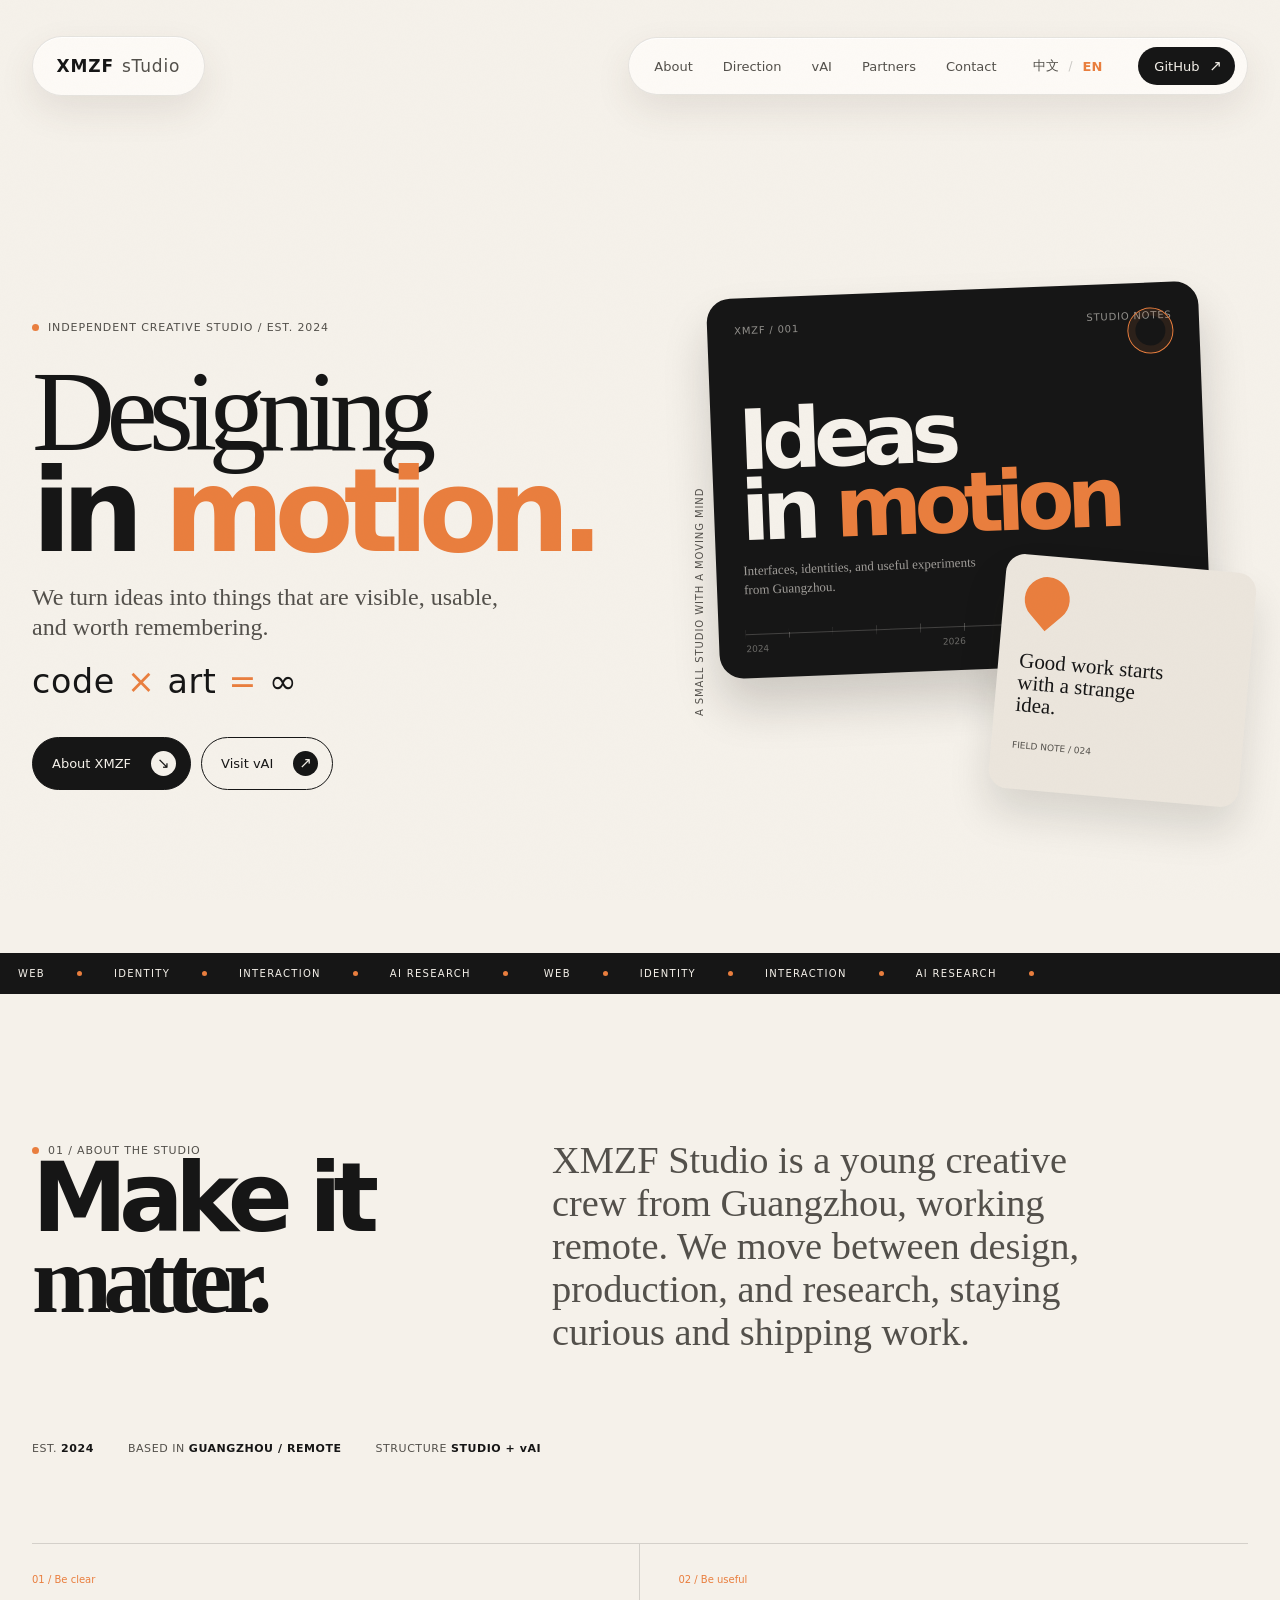
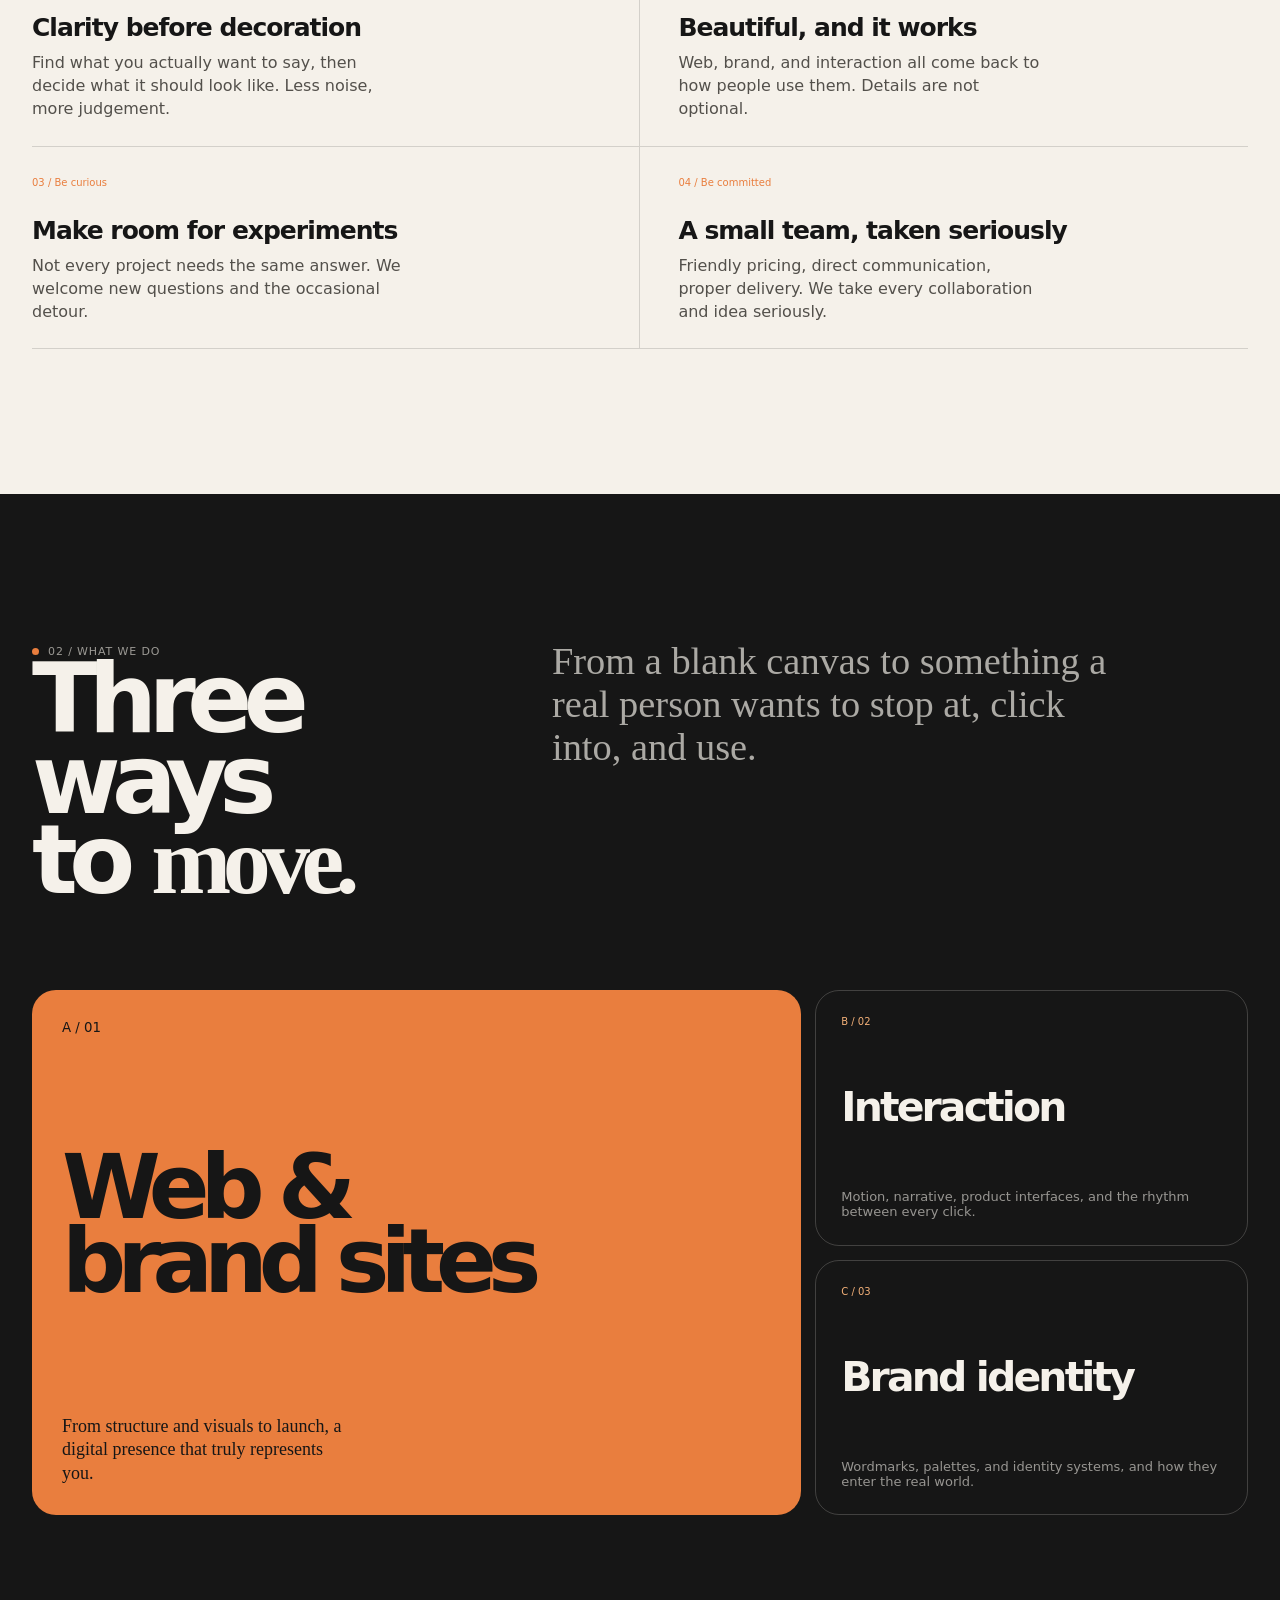
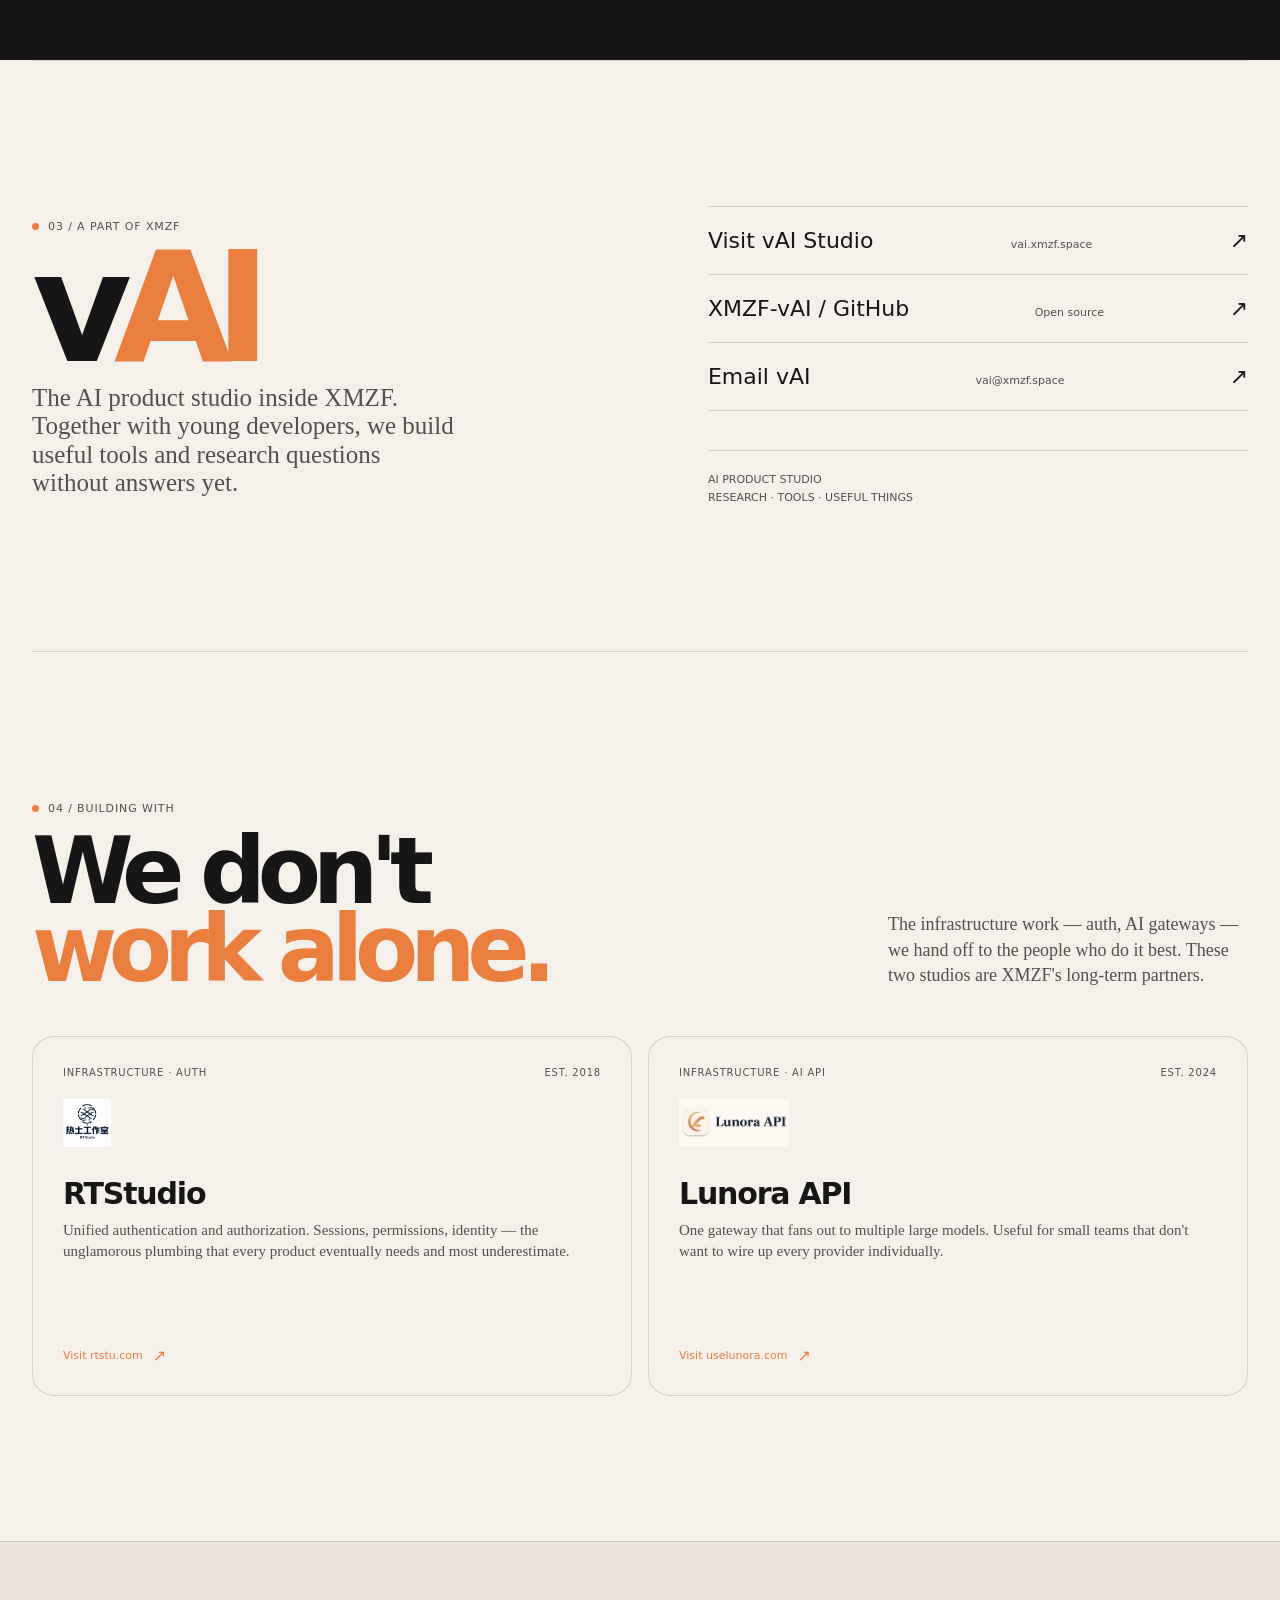
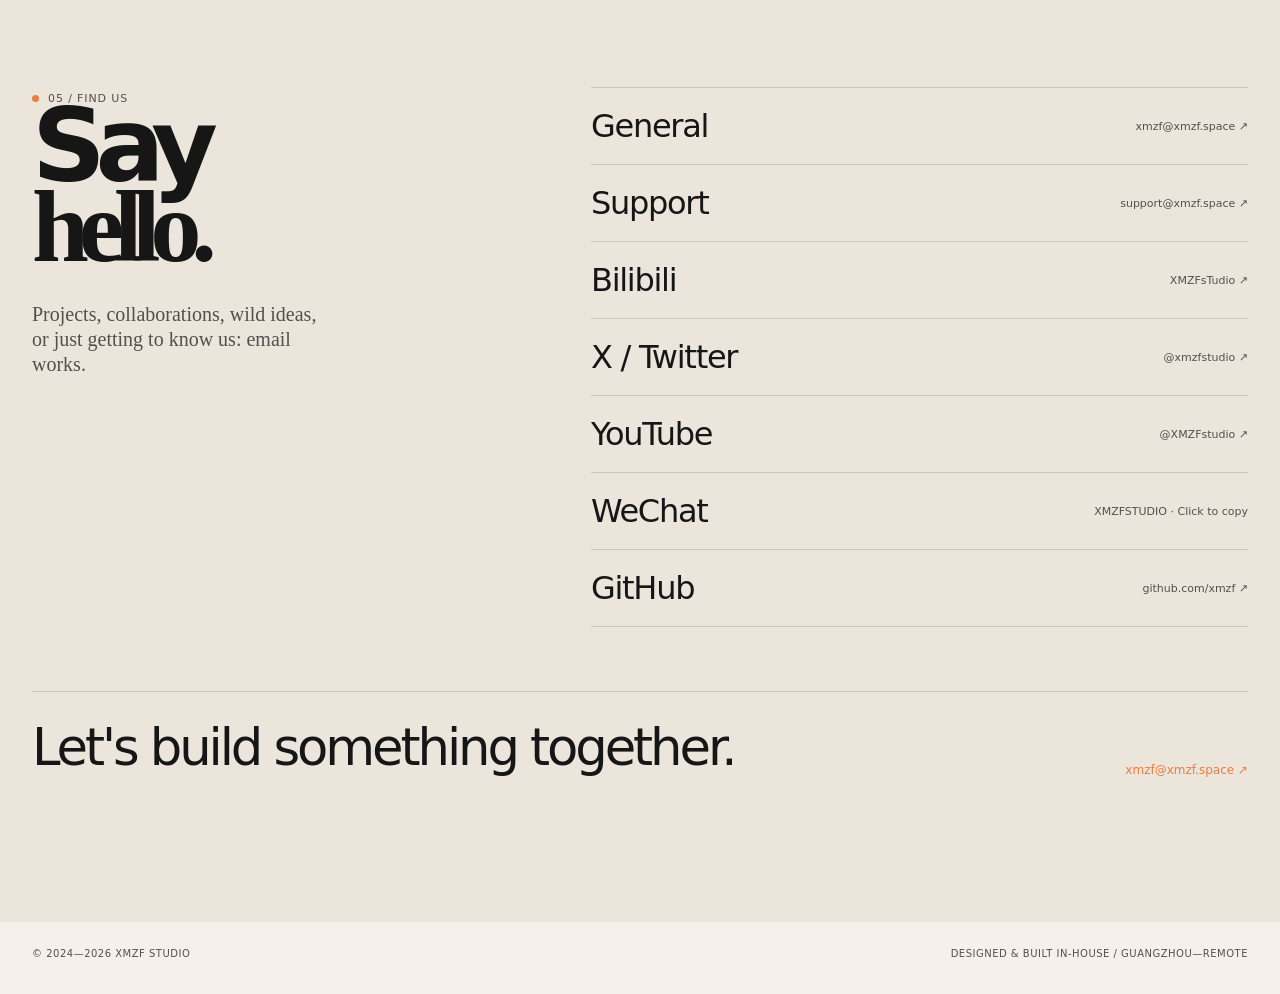
<file: index-en.html>
<!doctype html>
<html lang="en">
<head>
  <meta charset="UTF-8" />
  <meta name="viewport" content="width=device-width, initial-scale=1.0" />
  <meta name="theme-color" content="#f5f1ea" />
  <link rel="icon" type="image/svg+xml" href="favicon.svg?v=2" />

  <meta name="description" content="XMZF Studio — Designing in motion. A young creative studio based in Guangzhou, working remote." />
  <meta property="og:title" content="XMZF Studio — Designing in motion." />
  <meta property="og:description" content="Interfaces, identities, and useful experiments." />
  <title>XMZF Studio — Designing in motion.</title>
  <style>
    :root {
      --paper: #f5f1ea;
      --paper-deep: #ebe5dc;
      --ink: #161616;
      --soft-ink: #53504b;
      --hair: rgba(22, 22, 22, .15);
      --orange: #e97e3e;
      --orange-soft: #f3b078;
      --sage: #dce1d4;
      --serif: Georgia, "Times New Roman", serif;
      --sans: "Avenir Next", "Helvetica Neue", "Segoe UI", system-ui, sans-serif;
      --ease: cubic-bezier(.22, .8, .2, 1);
    }
    * { box-sizing: border-box; }
    html { scroll-behavior: smooth; }
    body { margin: 0; background: var(--paper); color: var(--ink); font-family: var(--sans); overflow-x: hidden; }
    body::before { content: ""; position: fixed; inset: 0; pointer-events: none; z-index: 20; opacity: .025; mix-blend-mode: multiply; background-image: url("data:image/svg+xml,%3Csvg xmlns='http://www.w3.org/2000/svg' width='180' height='180' viewBox='0 0 180 180'%3E%3Cfilter id='f'%3E%3CfeTurbulence type='fractalNoise' baseFrequency='.8' numOctaves='3' stitchTiles='stitch'/%3E%3C/filter%3E%3Crect width='100%25' height='100%25' filter='url(%23f)' opacity='.65'/%3E%3C/svg%3E"); }
    a { color: inherit; text-decoration: none; }
    button { font: inherit; }
    .shell { width: min(1380px, calc(100% - 64px)); margin: 0 auto; }
    .serif { font-family: var(--serif); }
    .eyebrow { display: inline-flex; align-items: center; gap: 9px; color: var(--soft-ink); font: 11px var(--sans); letter-spacing: .08em; text-transform: uppercase; }
    .eyebrow::before { content: ""; width: 7px; height: 7px; border-radius: 50%; background: var(--orange); }
    .topbar { position: sticky; top: 18px; z-index: 10; display: flex; align-items: center; justify-content: space-between; gap: 20px; padding-top: 18px; }
    .logo-pill, .nav-pill { background: rgba(255, 253, 249, .78); border: 1px solid rgba(22, 22, 22, .1); box-shadow: 0 15px 36px rgba(76, 63, 45, .1), inset 0 1px rgba(255,255,255,.8); backdrop-filter: blur(18px); }
    .logo-pill { display: inline-flex; align-items: center; gap: 8px; border-radius: 999px; padding: 19px 24px; font: 700 17px var(--sans); letter-spacing: .05em; }
    .logo-pill .logo-strong { color: var(--ink); }
    .logo-pill .logo-studio { color: var(--soft-ink); font-weight: 400; }
    .nav-pill { display: flex; align-items: center; gap: 30px; border-radius: 999px; padding: 9px 12px 9px 25px; color: var(--soft-ink); font-size: 13px; }
    .nav-pill a { padding: 9px 0; transition: color .35s var(--ease); }
    .nav-pill a:hover, .nav-pill a:focus-visible { color: var(--orange); }
    .nav-pill .nav-cta { display: inline-flex; align-items: center; gap: 10px; border-radius: 999px; padding: 10px 13px 10px 16px; background: var(--ink); color: var(--paper); transition: transform .35s var(--ease), background .35s var(--ease); }
    .nav-pill .nav-cta:hover, .nav-pill .nav-cta:focus-visible { background: var(--orange); color: var(--ink); transform: translateY(-2px); }
    .nav-cta i { font-style: normal; font-size: 15px; }
            .lang-inline { display: inline-flex; align-items: center; gap: 0; }
    .lang-inline a { display: inline-block; padding: 8px 6px; font-size: 13px; color: var(--soft-ink); transition: color .3s var(--ease); }
    .lang-inline a:hover, .lang-inline a:focus-visible { color: var(--orange); }
    .lang-inline .lang-sep { color: rgba(22,22,22,.22); padding: 0 4px; font-size: 12px; }

    .lang-inline .lang-inline-item { font-weight: 500; }
    .lang-inline .lang-inline-item.current { color: var(--orange); font-weight: 600; }

    .menu-btn { display: none; border: 0; border-radius: 50%; width: 42px; height: 42px; background: var(--ink); color: var(--paper); }

    .hero { min-height: min(900px, calc(100dvh - 25px)); display: grid; grid-template-columns: minmax(0, 1.04fr) minmax(370px, .96fr); align-items: center; gap: clamp(44px, 8vw, 140px); padding: 145px 0 115px; }
    .hero-copy { padding-top: 5vh; }
    .hero-copy h1 { margin: 25px 0 22px; max-width: 720px; font-size: clamp(70px, 9vw, 140px); line-height: .87; letter-spacing: -.085em; font-weight: 600; }
    .hero-copy h1 .light { font-family: var(--serif); font-weight: 400; letter-spacing: -.075em; }
    .hero-copy h1 .orange { color: var(--orange); }
    .hero-lede { max-width: 475px; margin: 0; color: var(--soft-ink); font: 24px/1.22 var(--serif); }
    .hero-note { display: flex; align-items: center; gap: 16px; margin-top: 42px; color: var(--soft-ink); font: 11px var(--sans); }
    .hero-note::before { content: ""; width: 40px; height: 1px; background: var(--orange); }
    .studio-facts { display: flex; flex-wrap: wrap; gap: 14px 34px; margin-bottom: 88px; color: var(--soft-ink); font: 11px var(--sans); letter-spacing: .05em; }
    .studio-facts b { color: var(--ink); font-weight: 600; }
    .hero-formula { display: flex; align-items: center; gap: 12px; margin-top: 20px; font: 500 clamp(22px, 2.6vw, 34px) var(--sans); letter-spacing: .02em; color: var(--ink); }
    .hero-formula .formula-mark { color: var(--orange); }
    .hero-actions { display: flex; flex-wrap: wrap; gap: 10px; margin-top: 36px; }
    .btn { display: inline-flex; align-items: center; gap: 20px; border: 1px solid var(--ink); border-radius: 999px; padding: 13px 14px 13px 19px; font-size: 13px; transition: background .45s var(--ease), color .45s var(--ease), transform .45s var(--ease); }
    .btn .btn-arrow { display: grid; place-items: center; width: 25px; height: 25px; border-radius: 50%; background: var(--ink); color: var(--paper); font-size: 15px; transition: transform .45s var(--ease), background .45s var(--ease); }
    .btn:hover, .btn:focus-visible { background: var(--ink); color: var(--paper); transform: translateY(-3px); }
    .btn:hover .btn-arrow, .btn:focus-visible .btn-arrow { transform: translate(2px, -2px); background: var(--orange); color: var(--ink); }
    .btn-dark { background: var(--ink); color: var(--paper); }
    .btn-dark .btn-arrow { background: var(--paper); color: var(--ink); }
    .btn-dark:hover, .btn-dark:focus-visible { background: var(--orange); color: var(--ink); border-color: var(--orange); }
    .btn-dark:hover .btn-arrow, .btn-dark:focus-visible .btn-arrow { background: var(--ink); color: var(--paper); }

    .hero-board { position: relative; min-height: 550px; }
    .board-main { position: absolute; z-index: 2; top: 34px; left: 0; width: 92%; height: 380px; border-radius: 24px; background: var(--ink); color: var(--paper); padding: 27px; box-shadow: 0 28px 46px rgba(25,20,14,.18); transform: rotate(-2.2deg); transition: transform .7s var(--ease); }
    .hero-board:hover .board-main { transform: rotate(-.6deg) translateY(-7px); }
    .board-main::after { content: ""; position: absolute; right: 26px; top: 25px; width: 44px; height: 44px; border: 1px solid var(--orange); border-radius: 50%; box-shadow: inset 0 0 0 7px rgba(233,126,62,.1); }
    .board-top { display:flex; justify-content:space-between; color: rgba(245,241,234,.56); font: 10px var(--sans); letter-spacing:.08em; }
    .board-main h2 { margin: 70px 0 15px; font-size: clamp(46px, 6.5vw, 88px); line-height: .85; letter-spacing: -.09em; font-weight: 600; }
    .board-main h2 span { color: var(--orange); }
    .board-main p { max-width: 260px; color: rgba(245,241,234,.62); font: 13px/1.45 var(--serif); }
    .board-ruler { position:absolute; bottom:24px; left:27px; right:27px; display:flex; justify-content:space-between; color:rgba(245,241,234,.38); font:9px var(--sans); border-top:1px solid rgba(245,241,234,.2); padding-top:9px; }
    .board-ruler::before { content:""; position:absolute; top:-5px; left:0; right:0; height:9px; background: repeating-linear-gradient(90deg, transparent 0, transparent calc(10% - 1px), rgba(245,241,234,.33) 10%); opacity:.75; }
    .board-small { position: absolute; z-index: 3; right: 0; bottom: 8px; width: 47%; min-height: 235px; border-radius: 19px; background: var(--paper-deep); padding: 21px; box-shadow: 0 24px 40px rgba(25,20,14,.13); transform: rotate(5deg); }
    .board-small::before { content:""; display:block; width: 45px; height: 45px; margin-bottom: 29px; border-radius: 50% 50% 50% 0; background: var(--orange); transform: rotate(-45deg); }
    .board-small p { margin:0; max-width:160px; font: 21px/1.05 var(--serif); }
    .board-small small { display:block; margin-top:25px; color:var(--soft-ink); font:9px var(--sans); }
    .board-tag { position:absolute; z-index:4; left: -19px; bottom: 79px; transform:rotate(-90deg); transform-origin:left top; color:var(--soft-ink); font:10px var(--sans); letter-spacing:.09em; }

    .marquee { overflow: hidden; background: var(--ink); color: var(--paper); border-block: 1px solid var(--ink); white-space: nowrap; }
    .marquee-track { display:flex; width:max-content; animation: marquee 28s linear infinite; }
    .marquee span { display:inline-flex; gap:32px; align-items:center; padding: 14px 18px; font: 10px var(--sans); letter-spacing: .13em; }
    .marquee i { width: 5px; height: 5px; background: var(--orange); border-radius: 50%; }

    .section { padding: 145px 0; }
    .section + .section { border-top: 1px solid var(--hair); }
    .section-intro { display:grid; grid-template-columns: .75fr 1.25fr; gap: 8vw; margin-bottom: 88px; }
    .section-intro h2 { margin:0; font-size:clamp(54px, 7.5vw, 112px); line-height:.84; letter-spacing:-.09em; font-weight:600; }
    .section-intro p { max-width: 560px; margin:0; color:var(--soft-ink); font: clamp(22px, 3vw, 39px)/1.12 var(--serif); }
    .manifesto { display:grid; grid-template-columns: 1fr 1fr; border-top: 1px solid var(--hair); }
    .manifesto-item { min-height: 180px; padding: 24px 18px 25px 0; border-bottom:1px solid var(--hair); }
    .manifesto-item:nth-child(odd) { padding-right: 10vw; border-right:1px solid var(--hair); }
    .manifesto-item:nth-child(even) { padding-left: 3vw; }
    .manifesto-item small { color:var(--orange); font:10px var(--sans); }
    .manifesto-item h3 { margin:26px 0 9px; font-size:25px; letter-spacing:-.04em; font-weight:600; }
    .manifesto-item p { max-width: 370px; margin:0; color:var(--soft-ink); line-height:1.45; }

    .direction { background: var(--ink); color: var(--paper); }
    .direction .section-intro p { color: rgba(245,241,234,.67); }
    .direction .eyebrow { color:rgba(245,241,234,.6); }
    .direction-grid { display:grid; grid-template-columns: 1.28fr .72fr; gap: 14px; }
    .direction-lead { min-height: 525px; padding: 30px; border-radius: 24px; background: var(--orange); color:var(--ink); display:flex; flex-direction:column; justify-content:space-between; transition: transform .55s var(--ease); }
    .direction-lead:hover { transform: translateY(-7px) rotate(-.6deg); }
    .direction-lead h3 { margin: 0; max-width: 570px; font-size: clamp(48px, 7vw, 103px); line-height:.82; letter-spacing:-.1em; }
    .direction-lead p { max-width: 280px; margin:0; font:18px/1.3 var(--serif); }
    .direction-list { display:grid; gap:14px; }
    .direction-item { min-height: 255px; padding: 25px; border:1px solid rgba(245,241,234,.2); border-radius: 24px; display:flex; flex-direction:column; justify-content:space-between; transition: background .45s var(--ease), color .45s var(--ease), transform .45s var(--ease); }
    .direction-item:hover { background:var(--paper); color:var(--ink); transform:translateY(-5px); }
    .direction-item small { color:var(--orange-soft); font:10px var(--sans); }
    .direction-item h3 { margin:0; font-size:clamp(26px,3.2vw,45px); line-height:.92; letter-spacing:-.07em; }
    .direction-item p { margin:0; color:rgba(245,241,234,.58); font-size:13px; }
    .direction-item:hover p { color:var(--soft-ink); }

    .vai-wrap { display:grid; grid-template-columns: 1.03fr .97fr; gap: 8vw; align-items:center; }
    .vai-copy h2 { margin: 18px 0 20px; font-size:clamp(70px, 12vw, 180px); line-height:.73; letter-spacing:-.12em; font-weight:600; }
    .vai-copy h2 span { color:var(--orange); }
    .vai-copy p { max-width: 430px; margin:0; color:var(--soft-ink); font:25px/1.14 var(--serif); }
    .vai-index { border-top:1px solid var(--hair); }
    .vai-link { display:flex; align-items:baseline; justify-content:space-between; gap:20px; padding:21px 0; border-bottom:1px solid var(--hair); transition: padding-left .4s var(--ease), color .4s var(--ease); }
    .vai-link:hover { padding-left:10px; color:var(--orange); }
    .vai-link strong { font-size:22px; font-weight:500; }
    .vai-link span { color:var(--soft-ink); font:11px var(--sans); }
    .vai-link b { font-size:22px; font-weight:400; }
    .vai-note { margin-top: 39px; padding: 20px 0 0; border-top:1px solid var(--hair); color:var(--soft-ink); font:11px/1.6 var(--sans); }

    .connect { background: var(--paper-deep); }
        .partners-head { display:flex; justify-content:space-between; align-items:flex-end; gap:30px; margin-bottom:48px; }
    .partners-head h2 { margin:17px 0 0; font-size:clamp(48px, 7.2vw, 100px); line-height:.84; letter-spacing:-.09em; font-weight:600; max-width:760px; }
    .partners-head h2 span { color:var(--orange); }
    .partners-head p { max-width:360px; margin:0; color:var(--soft-ink); font:18px/1.4 var(--serif); }
    .partners-grid { display:grid; grid-template-columns:1fr 1fr; gap:16px; }
    .partner-card { position:relative; display:flex; flex-direction:column; min-height:360px; padding:30px; border:1px solid var(--hair); border-radius:22px; background:var(--paper); overflow:hidden; transition: transform .5s var(--ease), border-color .5s var(--ease); }
    .partner-card:hover { transform:translateY(-5px); border-color:rgba(22,22,22,.32); }
    .partner-card .partner-logo { display:flex; align-items:center; height:62px; margin-bottom:24px; }
    .partner-card .partner-logo img { max-height:48px; max-width:240px; object-fit:contain; object-position:left center; }
    .partner-card .partner-meta { display:flex; justify-content:space-between; align-items:center; gap:14px; margin-bottom:14px; color:var(--soft-ink); font:10px var(--sans); letter-spacing:.08em; text-transform:uppercase; }
    .partner-card h3 { margin:0 0 10px; font-size:30px; letter-spacing:-.04em; font-weight:600; line-height:1.05; }
    .partner-card h3 span { color:var(--orange); }
    .partner-card p { margin:0 0 22px; color:var(--soft-ink); font:15px/1.45 var(--serif); }
    .partner-link { display:inline-flex; align-items:center; gap:10px; margin-top:auto; padding-top:18px; color:var(--orange); font:11px var(--sans); align-self:flex-start; white-space:nowrap; }
    .partner-link i { font-style:normal; font-size:16px; transition:transform .4s var(--ease); }
    .partner-card:hover .partner-link i { transform:translate(3px,-3px); }

.connect-grid { display:grid; grid-template-columns: .82fr 1.18fr; gap: 8vw; }
    .connect-copy h2 { margin: 0; font-size:clamp(58px, 8vw, 122px); line-height:.78; letter-spacing:-.1em; }
    .connect-copy p { max-width: 290px; margin:35px 0 0; color:var(--soft-ink); font:20px/1.25 var(--serif); }
    .contact-list { border-top:1px solid var(--hair); }
    .contact-row { display:flex; align-items:center; justify-content:space-between; gap:20px; padding:19px 0; border-bottom:1px solid var(--hair); transition: color .35s var(--ease), padding-left .35s var(--ease); }
    .contact-row:hover { color:var(--orange); padding-left:9px; }
    .contact-row strong { font-size:clamp(18px,2.5vw,33px); letter-spacing:-.04em; font-weight:500; }
    .contact-row span { color:var(--soft-ink); font:11px var(--sans); }
    .wechat { width:100%; border:0; border-bottom:1px solid var(--hair); background:transparent; color:inherit; cursor:pointer; text-align:left; }
    .contact-final { margin-top:64px; display:flex; justify-content:space-between; align-items:end; gap:20px; padding: 25px 0 0; border-top:1px solid var(--hair); }
    .contact-final strong { font-size:clamp(26px, 4vw, 54px); letter-spacing:-.06em; font-weight:500; }
    .contact-final a { color:var(--orange); font:12px var(--sans); }
    footer { display:flex; justify-content:space-between; gap:20px; padding: 26px 0 35px; color:var(--soft-ink); font:10px var(--sans); letter-spacing:.05em; }
    .reveal { opacity:1; transform:none; }
    .reveal.in-view { animation: lift .85s var(--ease) both; }
    @keyframes lift { from { opacity:0; transform:translateY(28px); } to { opacity:1; transform:translateY(0); } }
    @keyframes marquee { to { transform:translateX(-50%); } }
    @media (prefers-reduced-motion: reduce) { *,*::before,*::after { animation-duration:.01ms !important; animation-iteration-count:1 !important; scroll-behavior:auto !important; transition-duration:.01ms !important; } }
    @media (max-width: 820px) {
      .shell { width: min(100% - 32px, 1380px); }
      .topbar { top: 10px; padding-top: 10px; }
      .nav-pill { display:none; position:absolute; top:63px; left:0; right:0; padding:18px 20px; border-radius:23px; flex-direction:column; align-items:stretch; gap:3px; }
      .nav-pill.open { display:flex; }
      .nav-pill .nav-cta { justify-content:space-between; margin-top:7px; }
            .menu-btn { display:block; }
      .lang-inline { display: flex; width: 100%; border-top: 1px solid rgba(22, 22, 22, .1); margin-top: 6px; padding-top: 2px; }

      .hero { display:block; min-height:auto; padding: 126px 0 80px; }
      .hero-copy { padding-top:0; }
      .hero-copy h1 { font-size: clamp(66px, 18vw, 110px); margin-top:22px; }
      .hero-lede { font-size:23px; }
      .hero-board { min-height: 460px; margin-top:75px; }
      .board-main { top:0; width: 94%; height: 315px; padding:20px; }
      .board-main h2 { margin-top:53px; font-size:63px; }
      .board-small { width:53%; min-height:180px; bottom:6px; padding:17px; }
      .board-small p { font-size:17px; }
      .board-small::before { width:32px; height:32px; margin-bottom:22px; }
      .board-tag { left:-10px; bottom:73px; }
      .section { padding: 105px 0; }
      .section-intro, .manifesto, .vai-wrap, .connect-grid { display:block; }
      .partners-head { flex-direction:column; align-items:flex-start; margin-bottom:36px; }
      .partners-head p { font-size:17px; }
      .partners-grid { display:block; }
      .partner-card { padding:22px; margin-bottom:12px; }
      .partner-card .partner-logo { height:48px; margin-bottom:18px; }
      .partner-card .partner-logo img { max-height:38px; }
      .partner-card h3 { font-size:26px; }

      .section-intro { margin-bottom:58px; }
      .section-intro p { margin-top:30px; font-size:26px; }
      .studio-facts { margin-bottom: 58px; gap: 12px 24px; line-height: 1.7; }
      .manifesto-item, .manifesto-item:nth-child(odd), .manifesto-item:nth-child(even) { min-height:0; padding:22px 0; border-right:0; }
      .direction-grid { display:block; }
      .direction-lead { min-height:390px; }
      .direction-list { margin-top:14px; }
      .direction-item { min-height:200px; }
      .vai-copy { margin-bottom:68px; }
      .vai-copy h2 { font-size:116px; }
      .vai-copy p { font-size:24px; }
      .connect-copy { margin-bottom:68px; }
      .contact-final { display:block; }
      .contact-final a { display:block; margin-top:25px; }
      footer { display:block; line-height:1.8; }
      footer span:last-child { display:block; margin-top:8px; }
    }
  </style>
</head>
<body>
  <a href="#main" style="position:absolute;left:-9999px">Skip to main content</a>
  <header class="shell topbar">
    <a class="logo-pill" href="#top" aria-label="XMZF sTudio Home"><span class="logo-strong">XMZF</span><span class="logo-studio">sTudio</span></a>
    <button class="menu-btn" aria-label="Open menu" aria-expanded="false">☰</button>
    <nav class="nav-pill" aria-label="Main navigation">
      <a href="#studio">About</a>
      <a href="#direction">Direction</a>
      <a href="#vai">vAI</a>
      <a href="#partners">Partners</a>
      <a href="#connect">Contact</a>
            <div class="lang-inline"><a class="lang-inline-item" href="index.html">中文</a><span class="lang-sep">/</span><a class="lang-inline-item current" href="index-en.html">EN</a></div>
      <a class="nav-cta" href="https://github.com/xmzf" target="_blank" rel="noreferrer">GitHub <i>↗</i></a>
    </nav>
  </header>

  <main id="main">
    <section class="shell hero" id="top">
      <div class="hero-copy">
        <span class="eyebrow">Independent creative studio / Est. 2024</span>
        <h1><span class="light">Designing</span><br><span>in <span class="orange">motion.</span></span></h1>
        <p class="hero-lede">We turn ideas into things that are visible, usable, and worth remembering.</p>
        <div class="hero-formula">code <span class="formula-mark">×</span> art <span class="formula-mark">=</span> ∞</div>
        <div class="hero-actions"><a class="btn btn-dark" href="#studio">About XMZF <span class="btn-arrow">↘</span></a><a class="btn" href="https://vai.xmzf.space" target="_blank" rel="noreferrer">Visit vAI <span class="btn-arrow">↗</span></a></div>
      </div>
      <div class="hero-board" aria-label="XMZF Studio visual archive">
        <div class="board-main"><div class="board-top"><span>XMZF / 001</span><span>STUDIO NOTES</span></div><h2>Ideas<br>in <span>motion</span></h2><p>Interfaces, identities, and useful experiments from Guangzhou.</p><div class="board-ruler"><span>2024</span><span>2026</span><span>ONGOING</span></div></div>
        <div class="board-small"><p>Good work starts with a strange idea.</p><small>FIELD NOTE / 024</small></div>
        <span class="board-tag">A SMALL STUDIO WITH A MOVING MIND</span>
      </div>
    </section>

    <div class="marquee"><div class="marquee-track"><span>WEB <i></i> IDENTITY <i></i> INTERACTION <i></i> AI RESEARCH <i></i></span><span>WEB <i></i> IDENTITY <i></i> INTERACTION <i></i> AI RESEARCH <i></i></span></div></div>

    <section class="section shell" id="studio">
      <div class="section-intro reveal"><div><span class="eyebrow">01 / About the studio</span><h2>Make it<br><span class="serif">matter.</span></h2></div><p>XMZF Studio is a young creative crew from Guangzhou, working remote. We move between design, production, and research, staying curious and shipping work.</p></div>
      <div class="studio-facts reveal"><span>EST. <b>2024</b></span><span>BASED IN <b>GUANGZHOU / REMOTE</b></span><span>STRUCTURE <b>STUDIO + vAI</b></span></div>
      <div class="manifesto">
        <article class="manifesto-item reveal"><small>01 / Be clear</small><h3>Clarity before decoration</h3><p>Find what you actually want to say, then decide what it should look like. Less noise, more judgement.</p></article>
        <article class="manifesto-item reveal"><small>02 / Be useful</small><h3>Beautiful, and it works</h3><p>Web, brand, and interaction all come back to how people use them. Details are not optional.</p></article>
        <article class="manifesto-item reveal"><small>03 / Be curious</small><h3>Make room for experiments</h3><p>Not every project needs the same answer. We welcome new questions and the occasional detour.</p></article>
        <article class="manifesto-item reveal"><small>04 / Be committed</small><h3>A small team, taken seriously</h3><p>Friendly pricing, direct communication, proper delivery. We take every collaboration and idea seriously.</p></article>
      </div>
    </section>

    <section class="section direction" id="direction">
      <div class="shell">
        <div class="section-intro reveal"><div><span class="eyebrow">02 / What we do</span><h2>Three ways<br>to <span class="serif">move.</span></h2></div><p>From a blank canvas to something a real person wants to stop at, click into, and use.</p></div>
        <div class="direction-grid">
          <article class="direction-lead reveal"><small class="mono">A / 01</small><h3>Web &<br>brand sites</h3><p>From structure and visuals to launch, a digital presence that truly represents you.</p></article>
          <div class="direction-list">
            <article class="direction-item reveal"><small>B / 02</small><h3>Interaction</h3><p>Motion, narrative, product interfaces, and the rhythm between every click.</p></article>
            <article class="direction-item reveal"><small>C / 03</small><h3>Brand identity</h3><p>Wordmarks, palettes, and identity systems, and how they enter the real world.</p></article>
          </div>
        </div>
      </div>
    </section>

    <section class="section shell" id="vai">
      <div class="vai-wrap">
        <div class="vai-copy reveal"><span class="eyebrow">03 / A part of XMZF</span><h2>v<span>AI</span></h2><p>The AI product studio inside XMZF. Together with young developers, we build useful tools and research questions without answers yet.</p></div>
        <div class="reveal"><div class="vai-index"><a class="vai-link" href="https://vai.xmzf.space" target="_blank" rel="noreferrer"><strong>Visit vAI Studio</strong><span>vai.xmzf.space</span><b>↗</b></a><a class="vai-link" href="https://github.com/XMZF-vAI" target="_blank" rel="noreferrer"><strong>XMZF-vAI / GitHub</strong><span>Open source</span><b>↗</b></a><a class="vai-link" href="mailto:vai@xmzf.space"><strong>Email vAI</strong><span>vai@xmzf.space</span><b>↗</b></a></div><div class="vai-note">AI PRODUCT STUDIO<br>RESEARCH · TOOLS · USEFUL THINGS</div></div>
      </div>
    </section>

    <section class="section shell" id="partners">
      <div class="partners-head"><div><span class="eyebrow">04 / Building with</span><h2>We don't<br><span>work alone.</span></h2></div><p>The infrastructure work — auth, AI gateways — we hand off to the people who do it best. These two studios are XMZF's long-term partners.</p></div>
      <div class="partners-grid">
        <article class="partner-card"><div class="partner-meta"><span>INFRASTRUCTURE · AUTH</span><span>EST. 2018</span></div><div class="partner-logo"><img src="assets/rtstudio.png" alt="热土工作室 RTStudio" /></div><h3>RTStudio</h3><p>Unified authentication and authorization. Sessions, permissions, identity — the unglamorous plumbing that every product eventually needs and most underestimate.</p><a class="partner-link" href="https://rtstu.com" target="_blank" rel="noreferrer">Visit rtstu.com <i>↗</i></a></article>
        <article class="partner-card"><div class="partner-meta"><span>INFRASTRUCTURE · AI API</span><span>EST. 2024</span></div><div class="partner-logo"><img src="assets/lunora.png" alt="Lunora API" /></div><h3>Lunora API</h3><p>One gateway that fans out to multiple large models. Useful for small teams that don't want to wire up every provider individually.</p><a class="partner-link" href="https://www.uselunora.com" target="_blank" rel="noreferrer">Visit uselunora.com <i>↗</i></a></article>
      </div>
    </section>

    <section class="section connect" id="connect">
      <div class="shell">
        <div class="connect-grid">
          <div class="connect-copy reveal"><span class="eyebrow">05 / Find us</span><h2>Say<br><span class="serif">hello.</span></h2><p>Projects, collaborations, wild ideas, or just getting to know us: email works.</p></div>
          <div class="contact-list reveal">
            <a class="contact-row" href="mailto:xmzf@xmzf.space"><strong>General</strong><span>xmzf@xmzf.space ↗</span></a>
            <a class="contact-row" href="mailto:support@xmzf.space"><strong>Support</strong><span>support@xmzf.space ↗</span></a>
            <a class="contact-row" href="https://b23.tv/89YwEi4" target="_blank" rel="noreferrer"><strong>Bilibili</strong><span>XMZFsTudio ↗</span></a>
            <a class="contact-row" href="https://x.com/xmzfstudio?s=21" target="_blank" rel="noreferrer"><strong>X / Twitter</strong><span>@xmzfstudio ↗</span></a>
            <a class="contact-row" href="https://www.youtube.com/@XMZFstudio" target="_blank" rel="noreferrer"><strong>YouTube</strong><span>@XMZFstudio ↗</span></a>
            <button class="contact-row wechat" id="wechat" type="button"><strong>WeChat</strong><span>XMZFSTUDIO · Click to copy</span></button>
            <a class="contact-row" href="https://github.com/xmzf" target="_blank" rel="noreferrer"><strong>GitHub</strong><span>github.com/xmzf ↗</span></a>
          </div>
        </div>
        <div class="contact-final reveal"><strong>Let's build something together.</strong><a href="mailto:xmzf@xmzf.space">xmzf@xmzf.space ↗</a></div>
      </div>
    </section>
  </main>
  <footer class="shell"><span>© 2024—2026 XMZF STUDIO</span><span>DESIGNED &amp; BUILT IN-HOUSE / GUANGZHOU—REMOTE</span></footer>

  <script>
    const menu = document.querySelector('.menu-btn');
    const nav = document.querySelector('.nav-pill');
    menu?.addEventListener('click', () => { const open = nav.classList.toggle('open'); menu.setAttribute('aria-expanded', open); });
    nav?.querySelectorAll('a').forEach(link => link.addEventListener('click', () => { nav.classList.remove('open'); menu?.setAttribute('aria-expanded', 'false'); }));

    const observer = new IntersectionObserver(entries => entries.forEach(entry => { if (entry.isIntersecting) { entry.target.classList.add('in-view'); observer.unobserve(entry.target); } }), { threshold: .12 });
    document.querySelectorAll('.reveal').forEach(el => observer.observe(el));
    document.querySelector('#wechat')?.addEventListener('click', async () => { try { await navigator.clipboard.writeText('XMZFSTUDIO'); } catch (_) {} const target = document.querySelector('#wechat span'); const old = target.textContent; target.textContent = 'Copied: XMZFSTUDIO'; setTimeout(() => target.textContent = old, 1800); });
  </script>
</body>
</html>
</file>
